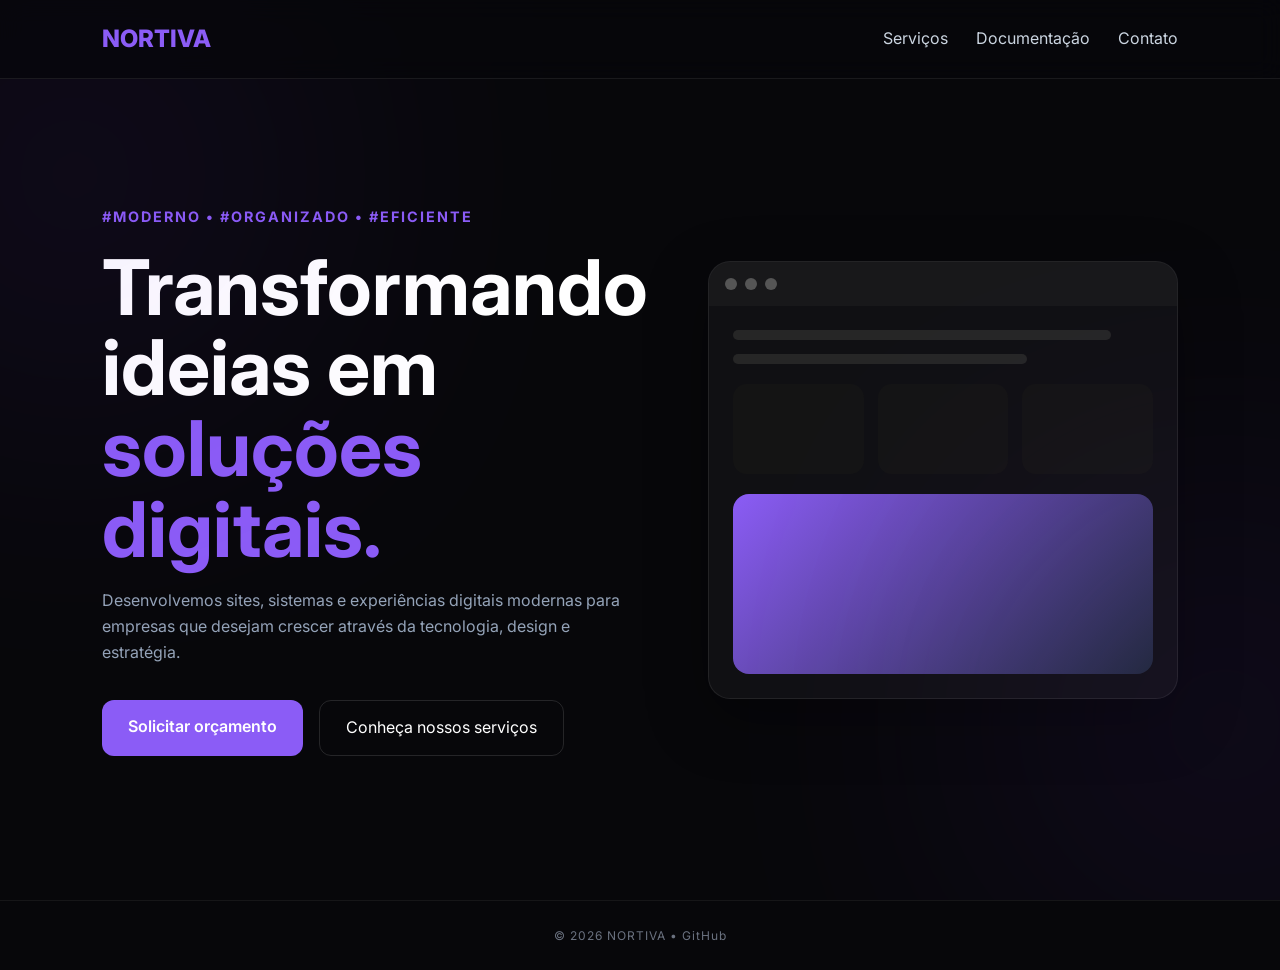
<file: index.html>
<!DOCTYPE html>
<html lang="pt-BR">
<head>
    <meta charset="UTF-8">
    <meta name="viewport" content="width=device-width, initial-scale=1.0">
    <title>Início • Nortiva</title>

    <link rel="stylesheet" href="../css/style.css">

    <link rel="icon" type="images/png" href="../assets/logos/favicon.png">

    <link rel="preconnect" href="https://fonts.googleapis.com">
    <link href="https://fonts.googleapis.com/css2?family=Inter:wght@300;400;500;600;700;800;900&display=swap" rel="stylesheet">
</head>

<body>

<header>

    <a href="../index.html" class="logo">NORTIVA</a>

    <nav>
        <a href="pages/services.html">Serviços</a>
        <a href="pages/documents.html">Documentação</a>
        <a href="pages/contato.html">Contato</a>        
    </nav>

</header>

<main>

<section class="hero">

    <div class="blur blur-1"></div>
    <div class="blur blur-2"></div>

    <div class="hero-text">

        <span class="tag">
            #MODERNO • #ORGANIZADO • #EFICIENTE
        </span>

        <h1>
            Transformando ideias em
            <span>soluções digitais.</span>
        </h1>

        <p>
            Desenvolvemos sites, sistemas e experiências digitais modernas
            para empresas que desejam crescer através da tecnologia,
            design e estratégia.
        </p>

        <div class="hero-buttons">

            <a href="https://api.whatsapp.com/send/?phone=%2B5538998337049&text&type=phone_number&app_absent=0" class="primary">
                Solicitar orçamento
            </a>

            <a href="pages/services.html" class="secondary">
                Conheça nossos serviços
            </a>

        </div>

    </div>

    <div class="hero-card">

        <div class="window">

            <div class="window-top">

                <span></span>
                <span></span>
                <span></span>

            </div>

            <div class="window-content">

                <div class="line w90"></div>
                <div class="line w70"></div>

                <div class="cards">

                    <div class="mini-card"></div>
                    <div class="mini-card"></div>
                    <div class="mini-card"></div>

                </div>

                <div class="graph"></div>

            </div>

        </div>

    </div>

</section>

<footer class="footer-simple">

  © 2026 NORTIVA • 
  <a href="https://github.com/nortiva"  target="_blank">GitHub</a> 
</footer>


</body>
</html>
</file>
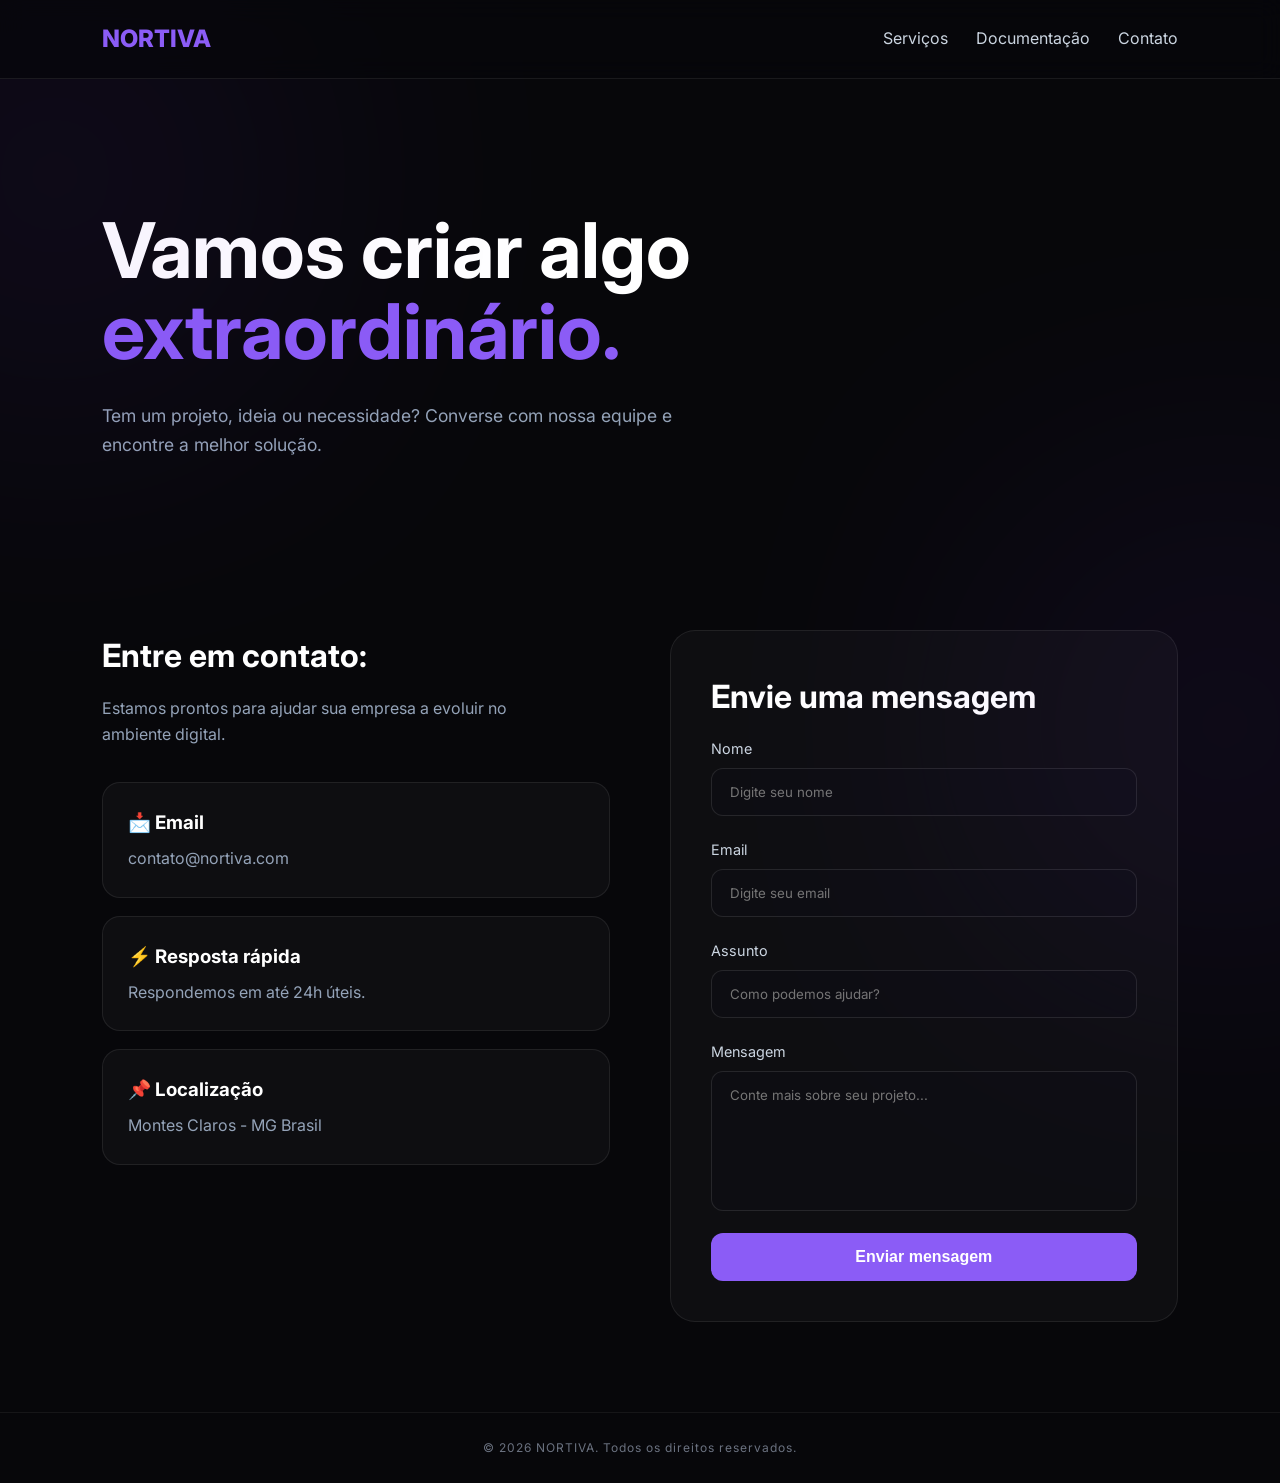
<file: pages/contato.html>
<!DOCTYPE html>
<html lang="pt-BR">
<head>
    <meta charset="UTF-8">
    <meta name="viewport" content="width=device-width, initial-scale=1.0">
    <title>Contato  • Nortiva </title>

    <link rel="stylesheet" href="../css/contato.css">

    <link rel="icon" type="images/png" href="../assets/logos/favicon.png">

    <link rel="preconnect" href="https://fonts.googleapis.com">
    <link href="https://fonts.googleapis.com/css2?family=Inter:wght@300;400;500;600;700;800;900&display=swap" rel="stylesheet">
</head>

<body>

<header>

    <a href="../index.html" class="logo">NORTIVA</a>

    <nav>
        <a href="services.html">Serviços</a>
        <a href="documents.html">Documentação</a>
        <a href="contato.html">Contato</a>        
    </nav>

</header>





<div class="blur blur-1"></div>
<div class="blur blur-2"></div>






<main>


<!-- HERO -->

<section class="contact-hero">




<h1>
Vamos criar algo
<span>extraordinário.</span>
</h1>


<p>
Tem um projeto, ideia ou necessidade?
Converse com nossa equipe e encontre a melhor solução.
</p>


</section>







<!-- CONTACT -->


<section class="contact-container">



<div class="contact-details">


<h2>
Entre em contato:
</h2>


<p>
Estamos prontos para ajudar sua empresa
a evoluir no ambiente digital.
</p>





<div class="contact-card">


<h3>
📩 Email
</h3>

<p>
contato@nortiva.com
</p>


</div>





<div class="contact-card">


<h3>
⚡ Resposta rápida
</h3>

<p>
Respondemos em até 24h úteis.
</p>


</div>






<div class="contact-card">


<h3>
 📌 Localização
</h3>

<p>
Montes Claros - MG Brasil
</p>


</div>




</div>










<div class="form-box">


<h2>
Envie uma mensagem
</h2>


<form>


<div class="form-group">


<label>
Nome
</label>


<input 
type="text"
placeholder="Digite seu nome"
>


</div>





<div class="form-group">


<label>
Email
</label>


<input 
type="email"
placeholder="Digite seu email"
>


</div>






<div class="form-group">


<label>
Assunto
</label>


<input 
type="text"
placeholder="Como podemos ajudar?"
>


</div>







<div class="form-group">


<label>
Mensagem
</label>


<textarea 
placeholder="Conte mais sobre seu projeto..."
></textarea>


</div>





<button>
Enviar mensagem
</button>


</form>


</div>




</section>











</main>








<footer class="footer-simple">

© 2026 NORTIVA. Todos os direitos reservados.

</footer>




</body>

</html>
</file>
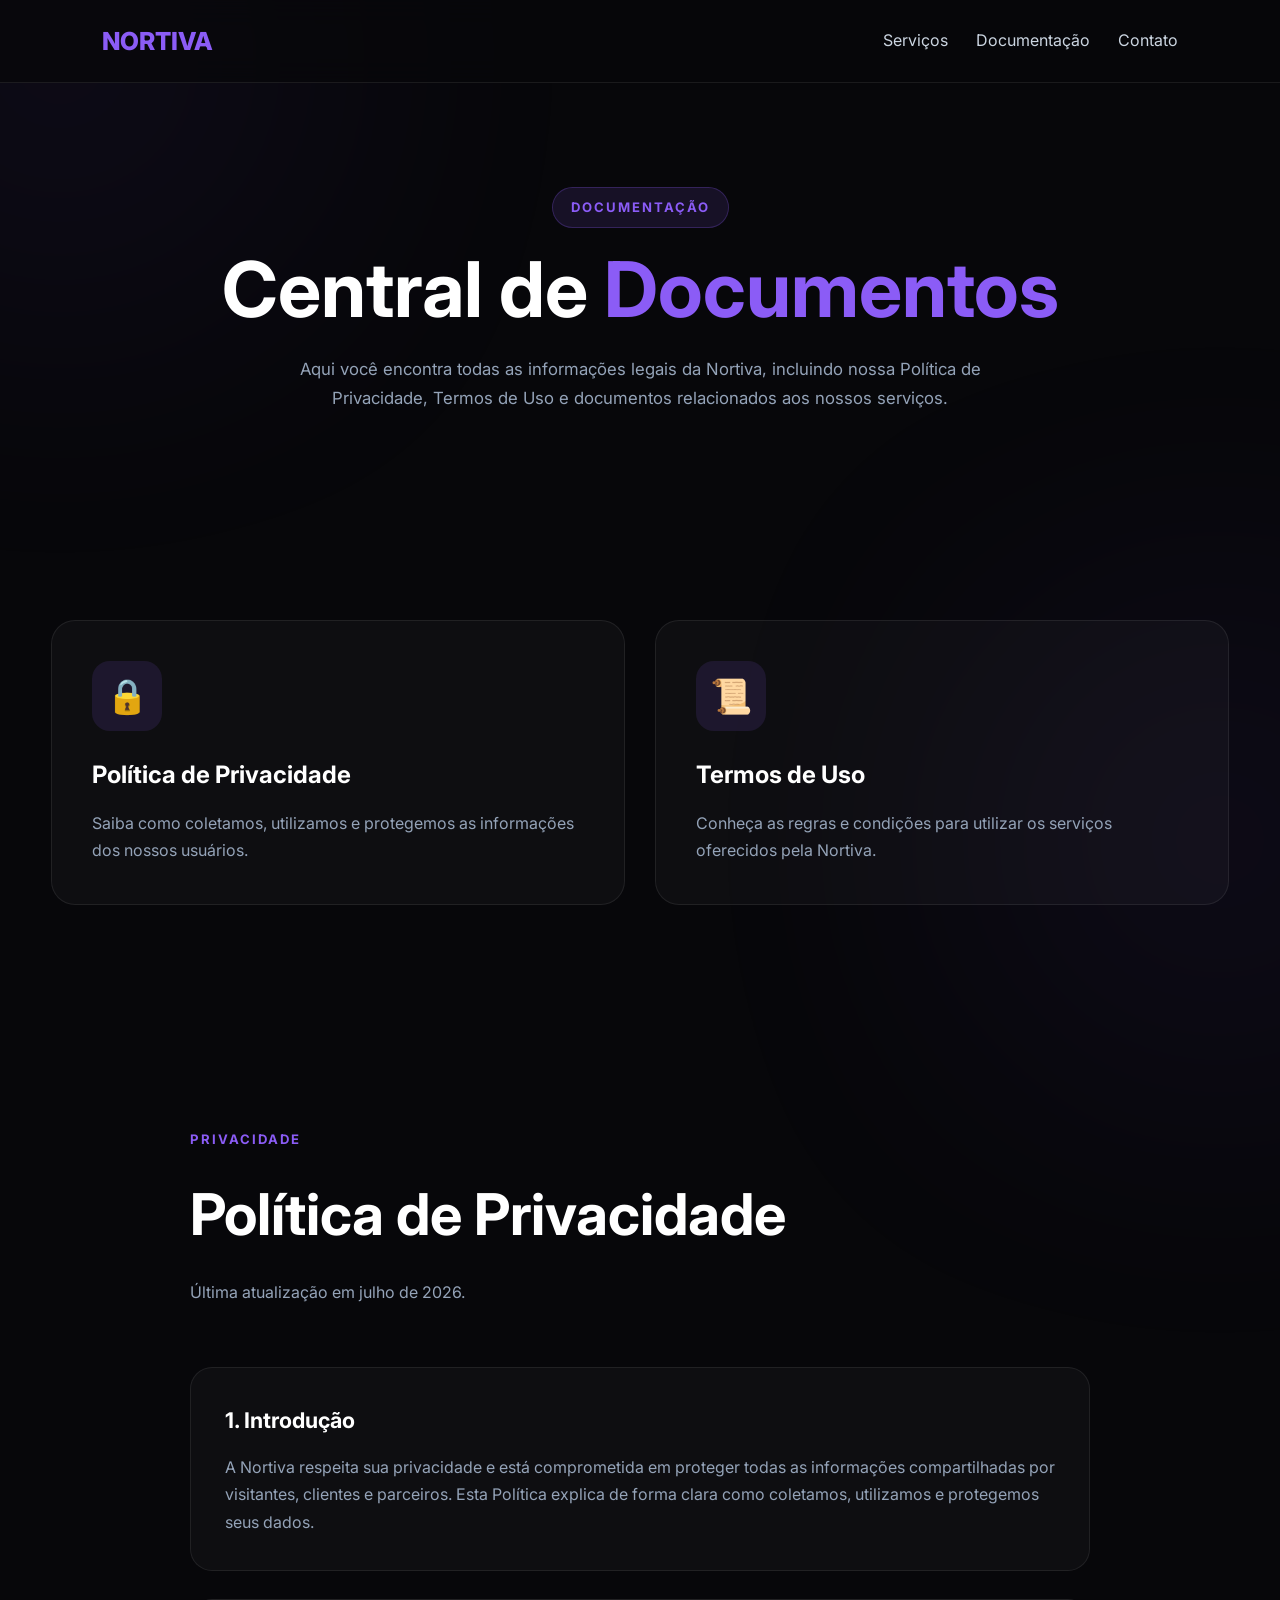
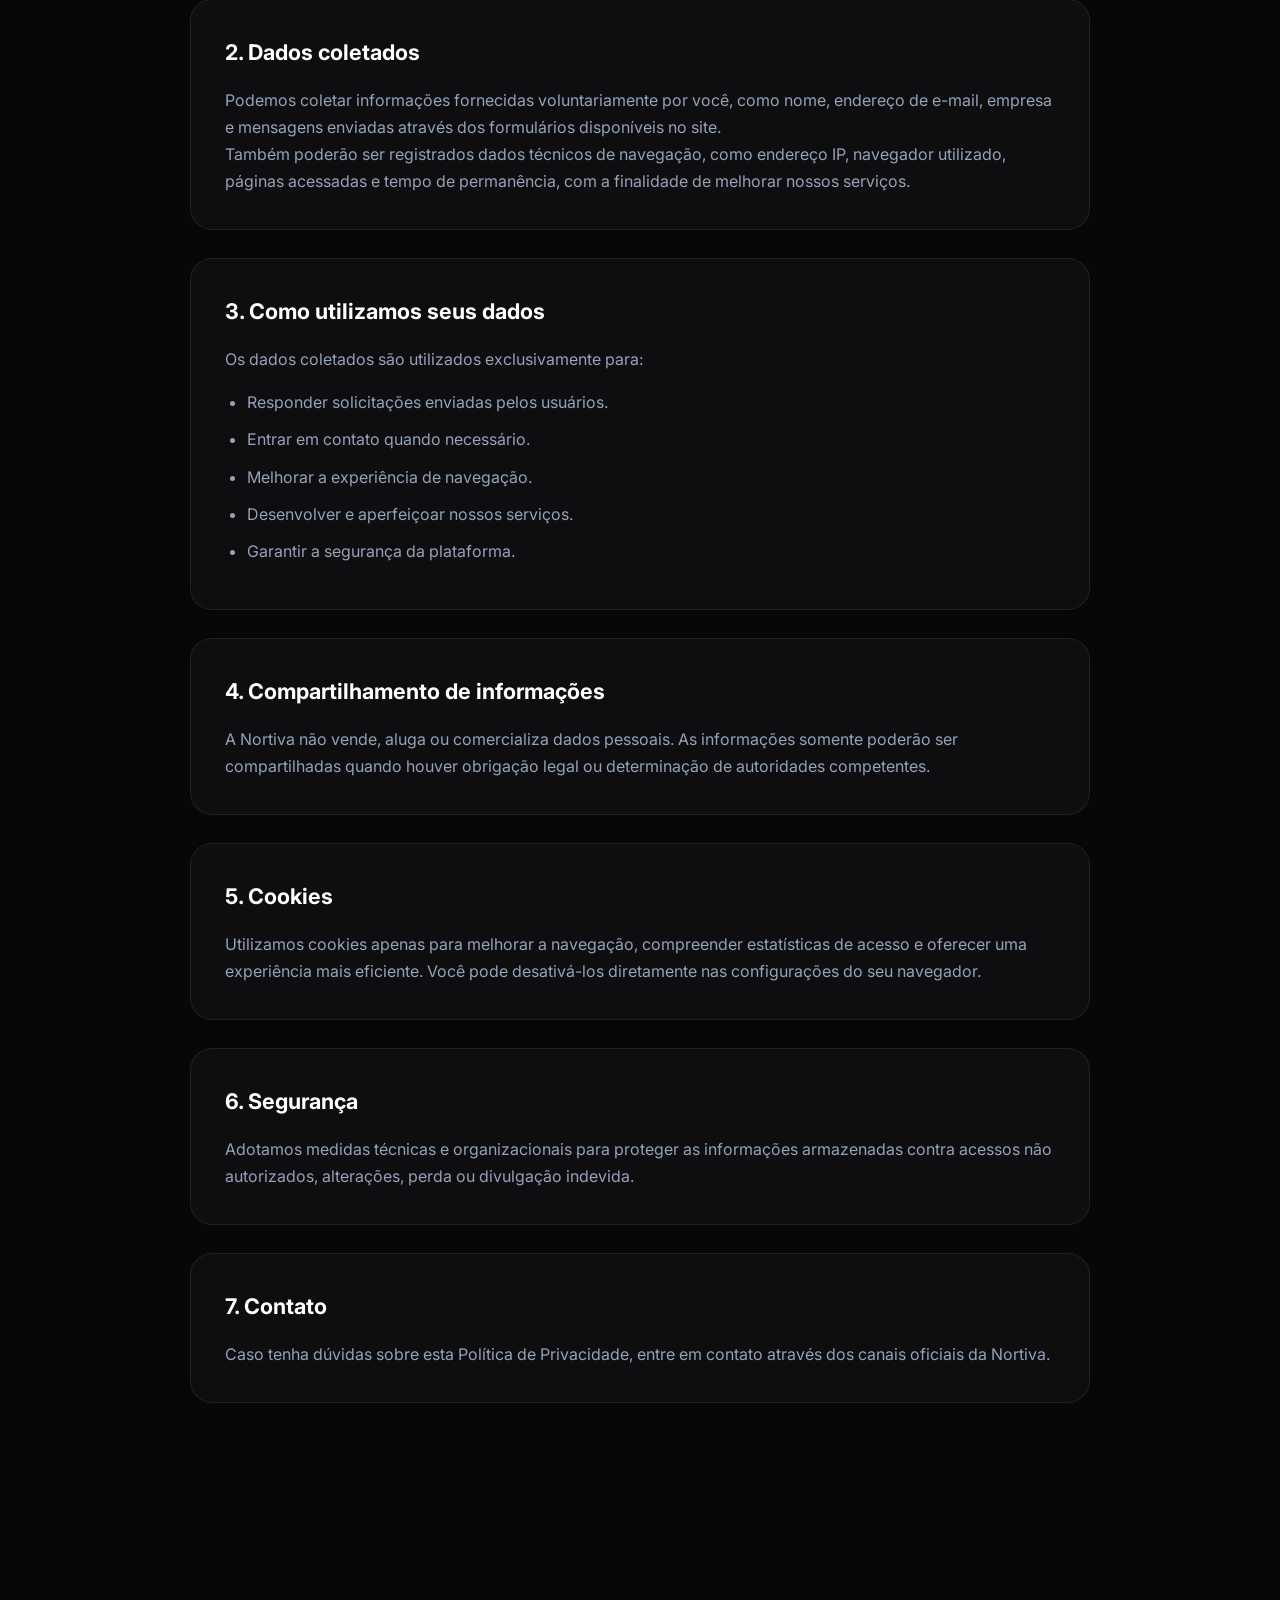
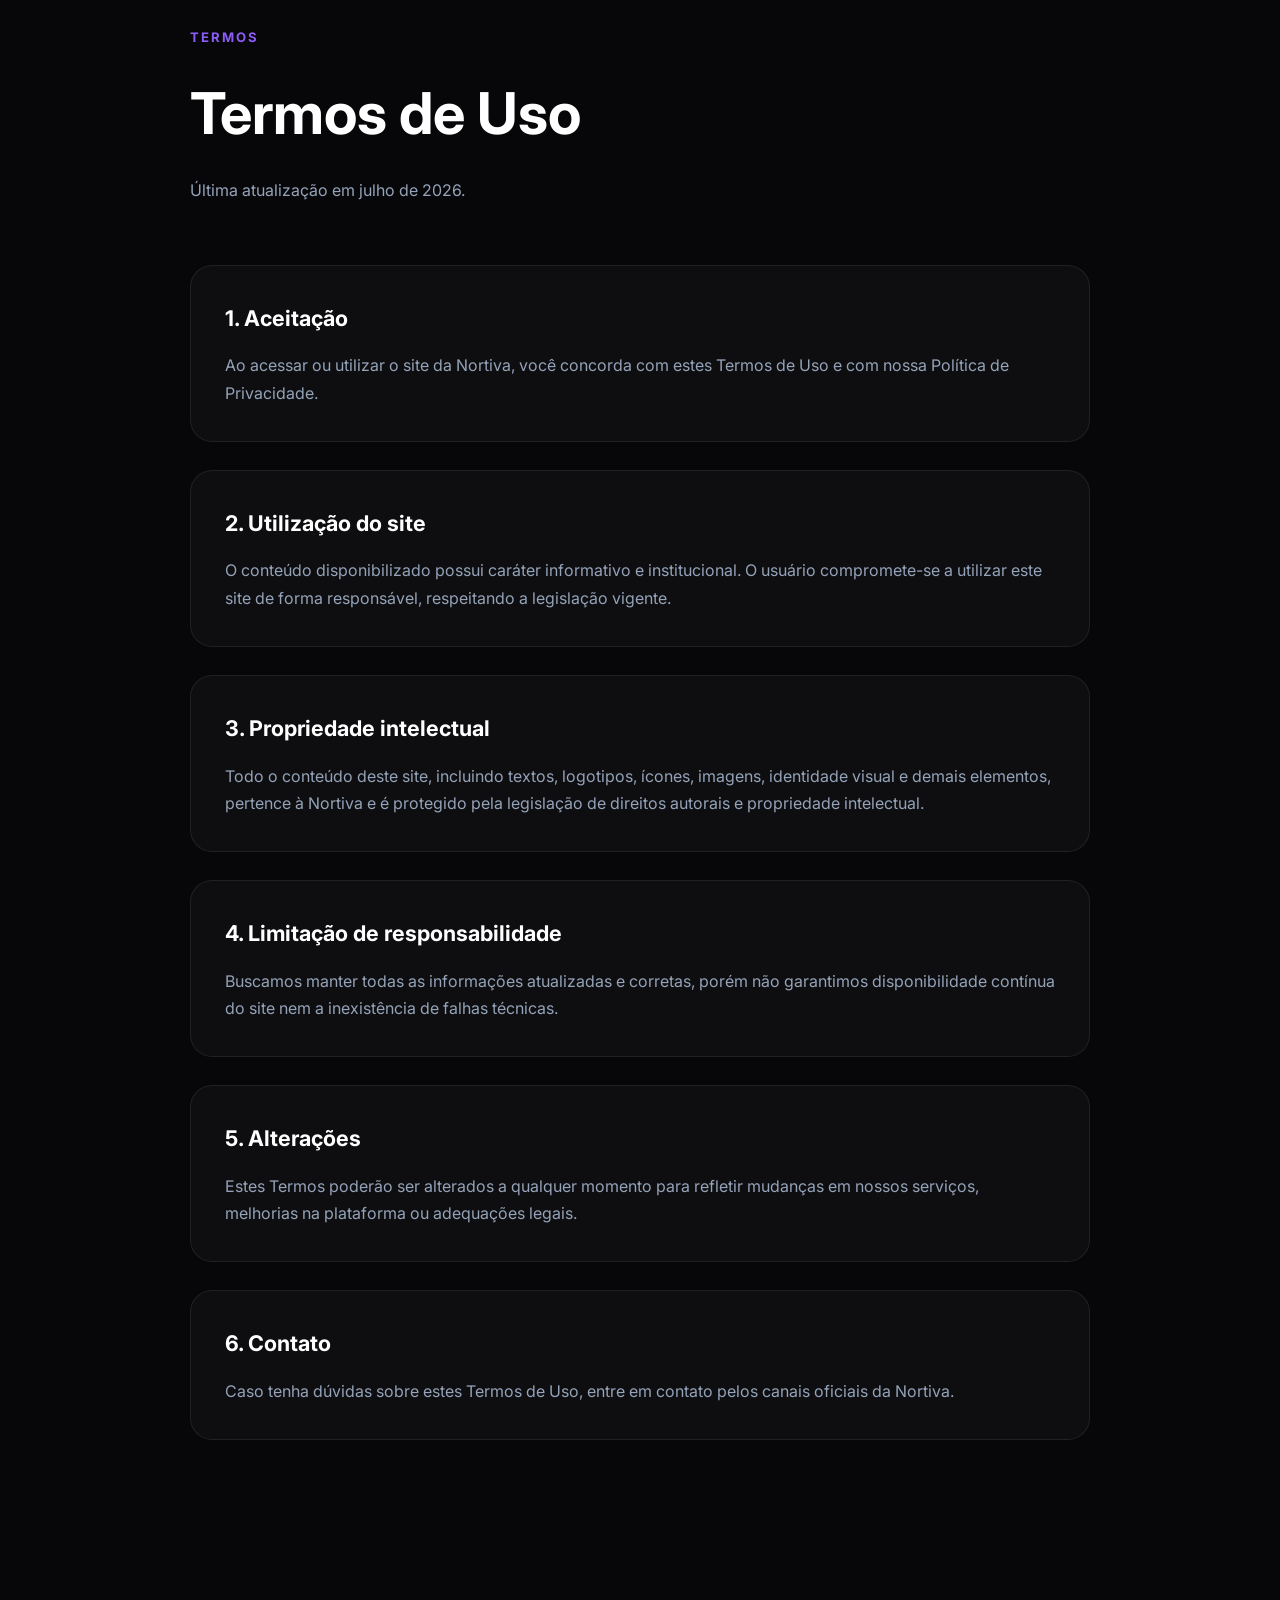
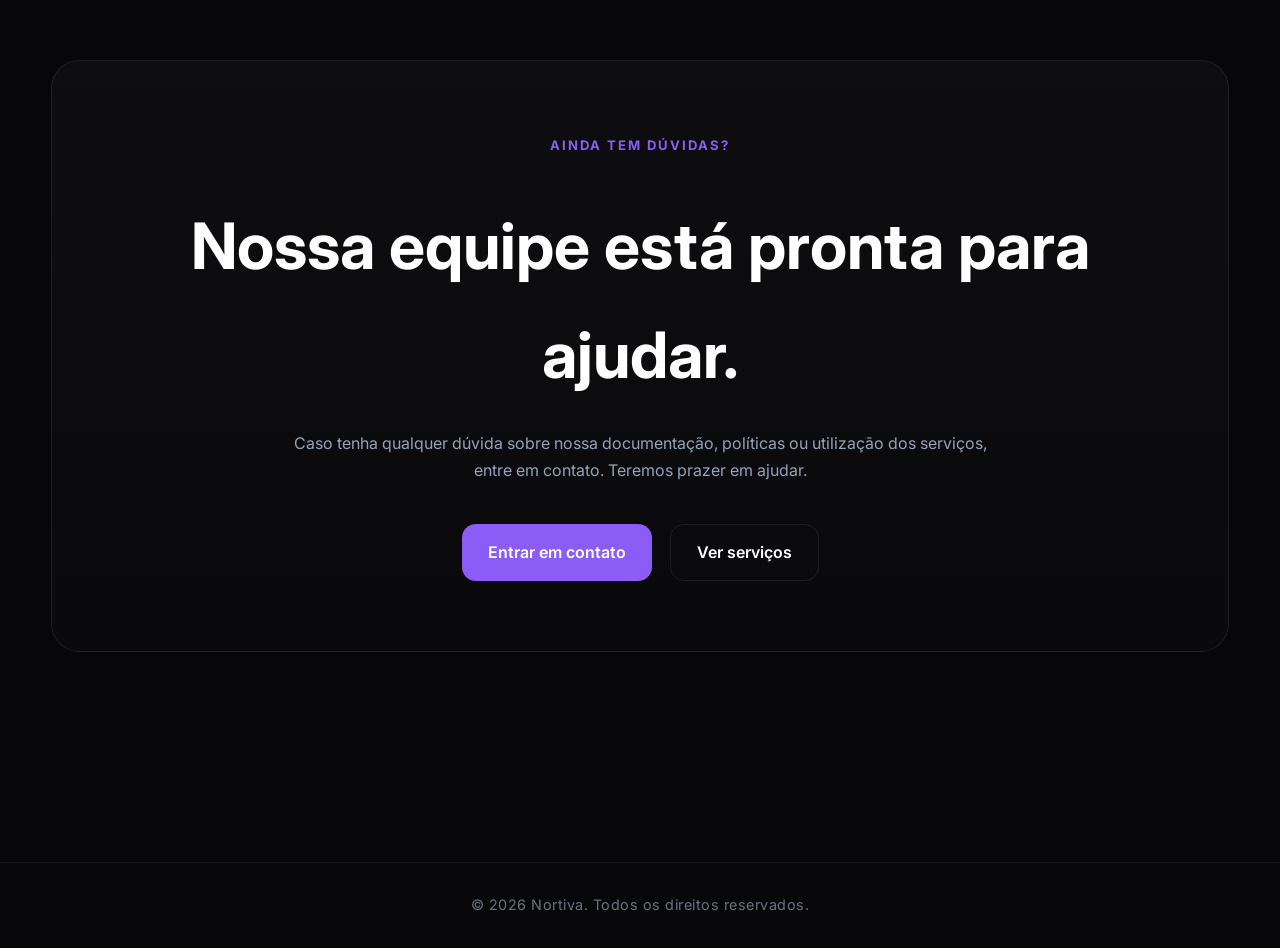
<file: pages/documents.html>
<!DOCTYPE html>
<html lang="pt-BR">

<head>

    <meta charset="UTF-8">
    <meta name="viewport" content="width=device-width, initial-scale=1.0">

    <title>Documentação • Nortiva</title>

    <link rel="icon" type="image/png" href="../assets/logos/favicon.png">

    <link rel="preconnect" href="https://fonts.googleapis.com">
    <link rel="preconnect" href="https://fonts.gstatic.com" crossorigin>

    <link href="https://fonts.googleapis.com/css2?family=Inter:wght@300;400;500;600;700;800&display=swap" rel="stylesheet">

    <link rel="stylesheet" href="../css/documents.css">

</head>

<body>

<header>

    <a href="../index" class="logo">NORTIVA</a>

    <nav>
        <a href="services.html">Serviços</a>
        <a href="documents.html">Documentação</a>
        <a href="contato.html">Contato</a>        
    </nav>

</header>

<div class="blur blur-1"></div>
<div class="blur blur-2"></div>

<main>

<section class="hero">

    <span class="badge">

        DOCUMENTAÇÃO

    </span>

    <h1>

        Central de
        <span>Documentos</span>

    </h1>

    <p>

        Aqui você encontra todas as informações legais da Nortiva,
        incluindo nossa Política de Privacidade, Termos de Uso e
        documentos relacionados aos nossos serviços.

    </p>

</section>

<section class="documents-grid">

    <a href="#privacy" class="document-card">

        <div class="icon">

            🔒

        </div>

        <h2>

            Política de Privacidade

        </h2>

        <p>

            Saiba como coletamos, utilizamos e protegemos
            as informações dos nossos usuários.

        </p>

    </a>

    <a href="#terms" class="document-card">

        <div class="icon">

            📜

        </div>

        <h2>

            Termos de Uso

        </h2>

        <p>

            Conheça as regras e condições para utilizar
            os serviços oferecidos pela Nortiva.

        </p>

    </a>

</section>

<!-- =====================================
     POLÍTICA DE PRIVACIDADE
===================================== -->

<section class="document-section" id="privacy">

    <div class="section-header">

        <span class="section-tag">

            PRIVACIDADE

        </span>

        <h2>

            Política de Privacidade

        </h2>

        <p>

            Última atualização em julho de 2026.

        </p>

    </div>

    <div class="document-content">

        <article>

            <h3>

                1. Introdução

            </h3>

            <p>

                A Nortiva respeita sua privacidade e está comprometida em
                proteger todas as informações compartilhadas por visitantes,
                clientes e parceiros. Esta Política explica de forma clara
                como coletamos, utilizamos e protegemos seus dados.

            </p>

        </article>

        <article>

            <h3>

                2. Dados coletados

            </h3>

            <p>

                Podemos coletar informações fornecidas voluntariamente por
                você, como nome, endereço de e-mail, empresa e mensagens
                enviadas através dos formulários disponíveis no site.

            </p>

            <p>

                Também poderão ser registrados dados técnicos de navegação,
                como endereço IP, navegador utilizado, páginas acessadas e
                tempo de permanência, com a finalidade de melhorar nossos
                serviços.

            </p>

        </article>

        <article>

            <h3>

                3. Como utilizamos seus dados

            </h3>

            <p>

                Os dados coletados são utilizados exclusivamente para:

            </p>

            <ul>

                <li>Responder solicitações enviadas pelos usuários.</li>

                <li>Entrar em contato quando necessário.</li>

                <li>Melhorar a experiência de navegação.</li>

                <li>Desenvolver e aperfeiçoar nossos serviços.</li>

                <li>Garantir a segurança da plataforma.</li>

            </ul>

        </article>

        <article>

            <h3>

                4. Compartilhamento de informações

            </h3>

            <p>

                A Nortiva não vende, aluga ou comercializa dados pessoais.

                As informações somente poderão ser compartilhadas quando
                houver obrigação legal ou determinação de autoridades
                competentes.

            </p>

        </article>

        <article>

            <h3>

                5. Cookies

            </h3>

            <p>

                Utilizamos cookies apenas para melhorar a navegação,
                compreender estatísticas de acesso e oferecer uma experiência
                mais eficiente. Você pode desativá-los diretamente nas
                configurações do seu navegador.

            </p>

        </article>

        <article>

            <h3>

                6. Segurança

            </h3>

            <p>

                Adotamos medidas técnicas e organizacionais para proteger as
                informações armazenadas contra acessos não autorizados,
                alterações, perda ou divulgação indevida.

            </p>

        </article>

        <article>

            <h3>

                7. Contato

            </h3>

            <p>

                Caso tenha dúvidas sobre esta Política de Privacidade,
                entre em contato através dos canais oficiais da Nortiva.

            </p>

        </article>

    </div>

</section>

<!-- =====================================
     TERMOS DE USO
===================================== -->

<section class="document-section" id="terms">

    <div class="section-header">

        <span class="section-tag">

            TERMOS

        </span>

        <h2>

            Termos de Uso

        </h2>

        <p>

            Última atualização em julho de 2026.

        </p>

    </div>

    <div class="document-content">

        <article>

            <h3>

                1. Aceitação

            </h3>

            <p>

                Ao acessar ou utilizar o site da Nortiva, você concorda com
                estes Termos de Uso e com nossa Política de Privacidade.

            </p>

        </article>

        <article>

            <h3>

                2. Utilização do site

            </h3>

            <p>

                O conteúdo disponibilizado possui caráter informativo e
                institucional. O usuário compromete-se a utilizar este site
                de forma responsável, respeitando a legislação vigente.

            </p>

        </article>

        <article>

            <h3>

                3. Propriedade intelectual

            </h3>

            <p>

                Todo o conteúdo deste site, incluindo textos, logotipos,
                ícones, imagens, identidade visual e demais elementos,
                pertence à Nortiva e é protegido pela legislação de direitos
                autorais e propriedade intelectual.

            </p>

        </article>

        <article>

            <h3>

                4. Limitação de responsabilidade

            </h3>

            <p>

                Buscamos manter todas as informações atualizadas e corretas,
                porém não garantimos disponibilidade contínua do site nem a
                inexistência de falhas técnicas.

            </p>

        </article>

        <article>

            <h3>

                5. Alterações

            </h3>

            <p>

                Estes Termos poderão ser alterados a qualquer momento para
                refletir mudanças em nossos serviços, melhorias na plataforma
                ou adequações legais.

            </p>

        </article>

        <article>

            <h3>

                6. Contato

            </h3>

            <p>

                Caso tenha dúvidas sobre estes Termos de Uso, entre em contato
                pelos canais oficiais da Nortiva.

            </p>

        </article>

    </div>

</section>


<!-- =====================================
     CTA
===================================== -->

<section class="cta">

    <div class="cta-content">

        <span class="section-tag">

            AINDA TEM DÚVIDAS?

        </span>

        <h2>

            Nossa equipe está pronta para ajudar.

        </h2>

        <p>

            Caso tenha qualquer dúvida sobre nossa documentação,
            políticas ou utilização dos serviços, entre em contato.
            Teremos prazer em ajudar.

        </p>

        <div class="hero-buttons">

            <a href="../pages/contato.html" class="primary">

                Entrar em contato

            </a>

            <a href="../pages/services.html" class="secondary">

                Ver serviços

            </a>

        </div>

    </div>

</section>

</main>


<!-- =====================================
     FOOTER
===================================== -->

<footer class="footer-simple">

    <p>

        © 2026 Nortiva.
        Todos os direitos reservados.

    </p>

</footer>

</body>

</html>
</file>
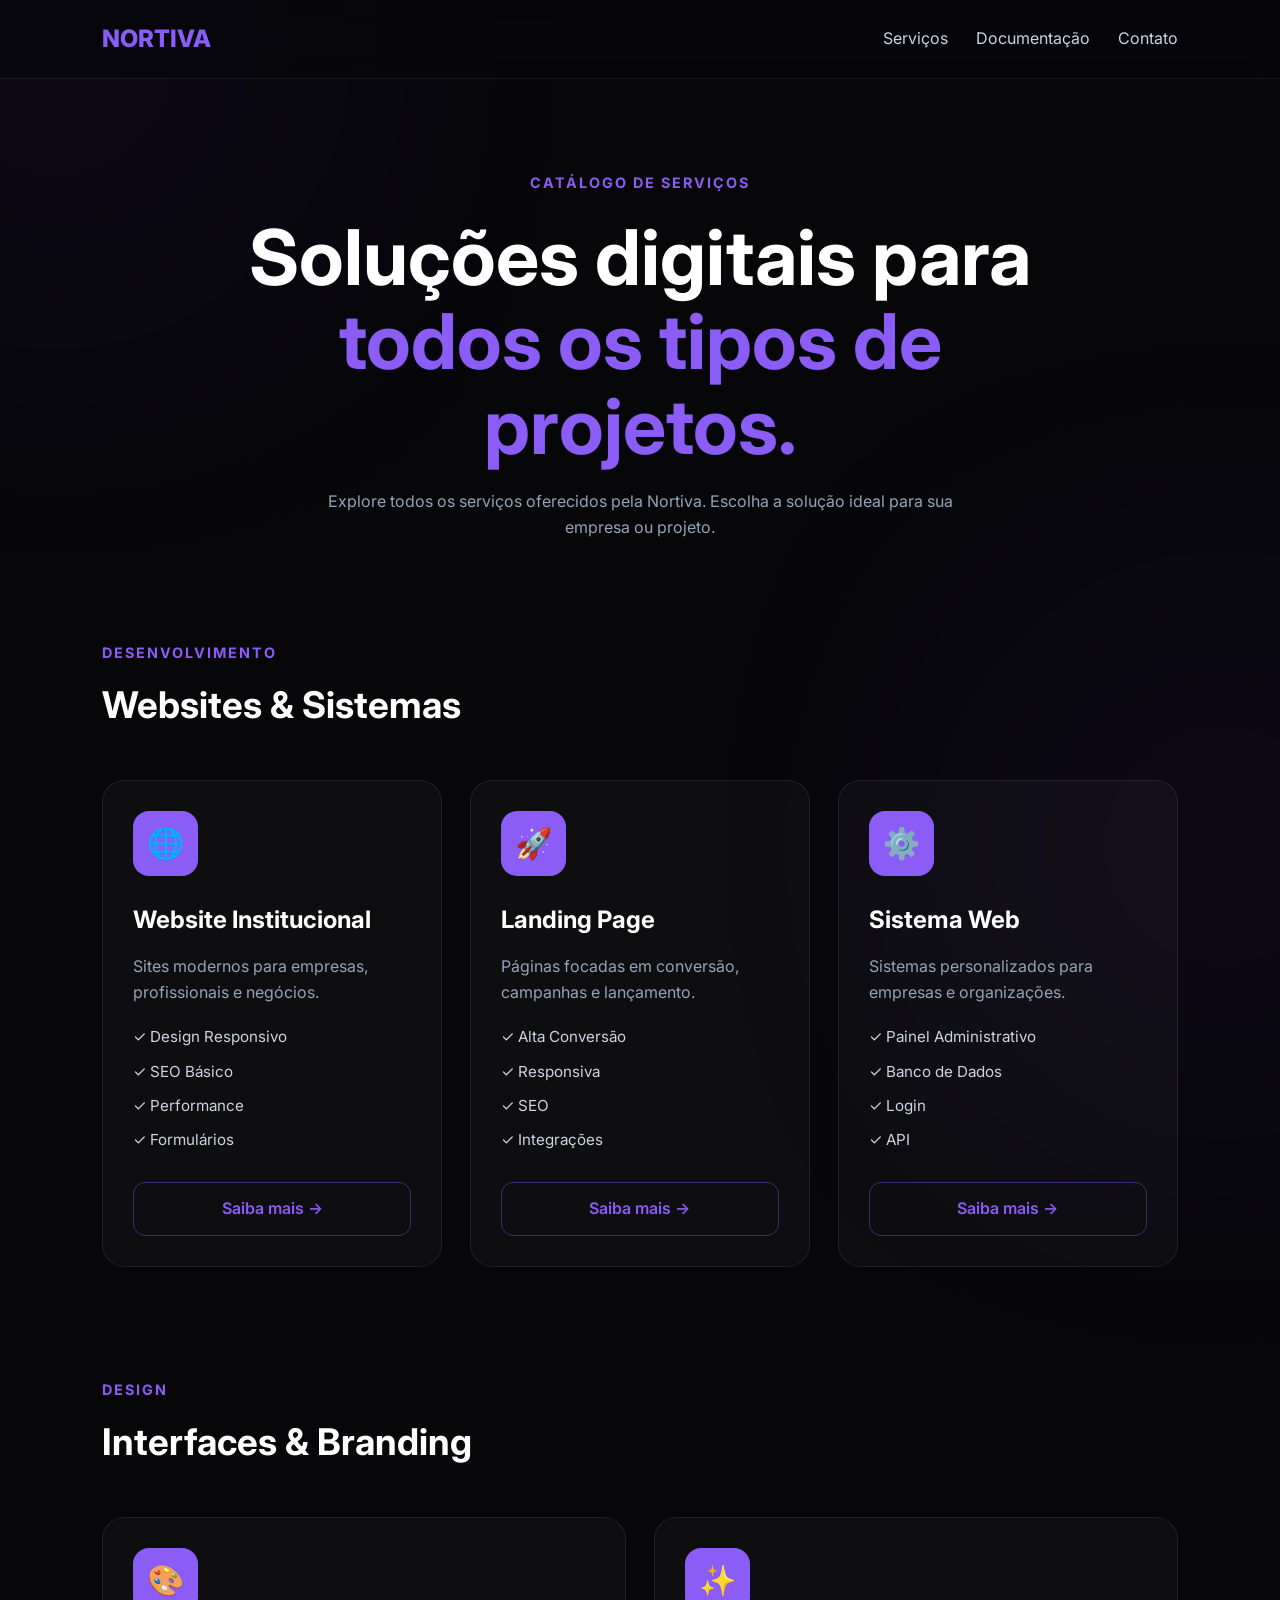
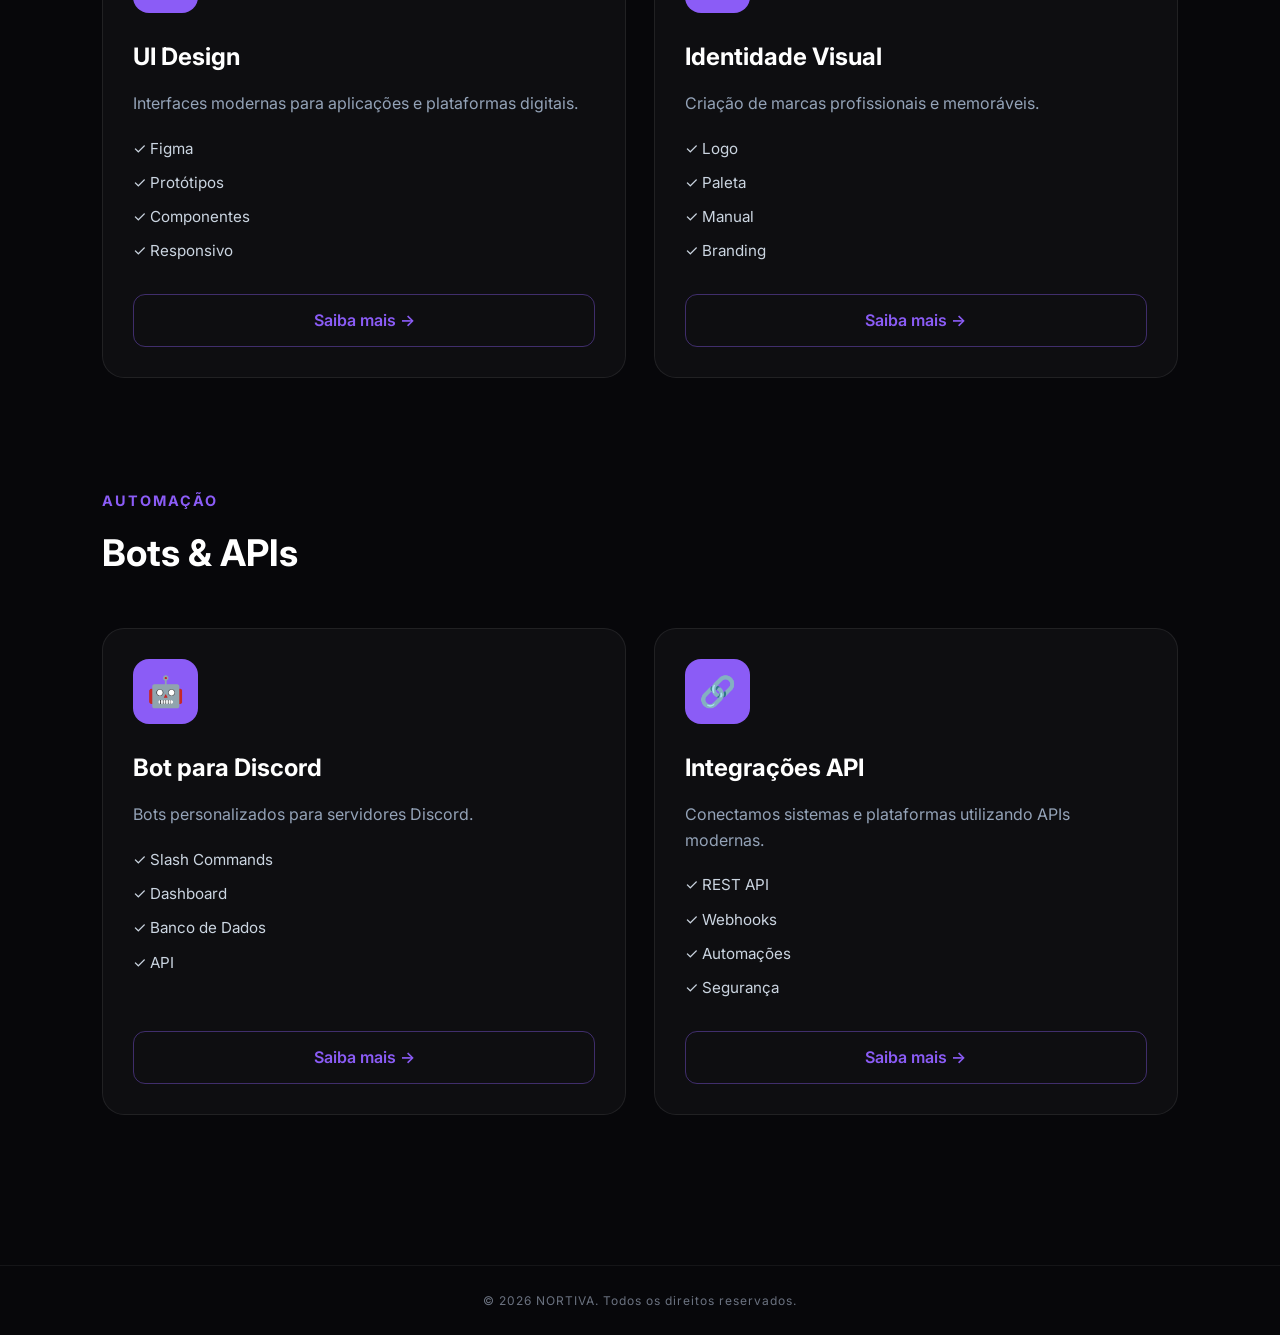
<file: pages/services.html>
<!DOCTYPE html>
<html lang="pt-BR">

<head>

    <meta charset="UTF-8">
    <meta name="viewport" content="width=device-width, initial-scale=1.0">

    <title>Serviços • Nortiva</title>

    <link rel="stylesheet" href="/css/services.css">
    <link rel="icon" type="images/png" href="../assets/logos/favicon.png">
    <link rel="preconnect" href="https://fonts.googleapis.com">

    <link href="https://fonts.googleapis.com/css2?family=Inter:wght@400;500;600;700;800&display=swap" rel="stylesheet">

</head>

<body>

<header>

    <a href="../index" class="logo">NORTIVA</a>

    <nav>
        <a href="services.html">Serviços</a>
        <a href="documents.html">Documentação</a>
        <a href="contato.html">Contato</a>        
    </nav>

</header>

<div class="blur blur-1"></div>
<div class="blur blur-2"></div>

<main>

<section class="hero-services">

    <span class="tag">
        CATÁLOGO DE SERVIÇOS
    </span>

    <h1>
        Soluções digitais para
        <span>todos os tipos de projetos.</span>
    </h1>

    <p>
        Explore todos os serviços oferecidos pela Nortiva.
        Escolha a solução ideal para sua empresa ou projeto.
    </p>

</section>





<!-- ===================================== -->
<!-- DESENVOLVIMENTO -->
<!-- ===================================== -->

<section class="service-category">

    <div class="category-header">

        <span class="section-tag">
            DESENVOLVIMENTO
        </span>

        <h2>
            Websites & Sistemas
        </h2>

    </div>

    <div class="services-grid">

        <article class="service-card">

            <div class="service-icon">
                🌐
            </div>

            <h3>Website Institucional</h3>

            <p>
                Sites modernos para empresas,
                profissionais e negócios.
            </p>

            <ul>

                <li>✓ Design Responsivo</li>
                <li>✓ SEO Básico</li>
                <li>✓ Performance</li>
                <li>✓ Formulários</li>

            </ul>

            <a href="../services/website.html">
                Saiba mais →
            </a>

        </article>



        <article class="service-card">

            <div class="service-icon">
                🚀
            </div>

            <h3>Landing Page</h3>

            <p>
                Páginas focadas em conversão,
                campanhas e lançamento.
            </p>

            <ul>

                <li>✓ Alta Conversão</li>
                <li>✓ Responsiva</li>
                <li>✓ SEO</li>
                <li>✓ Integrações</li>

            </ul>

            <a href="../services/legacy.html">
                Saiba mais →
            </a>

        </article>



        <article class="service-card">

            <div class="service-icon">
                ⚙️
            </div>

            <h3>Sistema Web</h3>

            <p>
                Sistemas personalizados para
                empresas e organizações.
            </p>

            <ul>

                <li>✓ Painel Administrativo</li>
                <li>✓ Banco de Dados</li>
                <li>✓ Login</li>
                <li>✓ API</li>

            </ul>

            <a href="../services/legacy.html">
                Saiba mais →
            </a>

        </article>

    </div>

</section>





<!-- ===================================== -->
<!-- DESIGN -->
<!-- ===================================== -->

<section class="service-category">

    <div class="category-header">

        <span class="section-tag">
            DESIGN
        </span>

        <h2>
            Interfaces & Branding
        </h2>

    </div>

    <div class="services-grid">

        <article class="service-card">

            <div class="service-icon">
                🎨
            </div>

            <h3>UI Design</h3>

            <p>
                Interfaces modernas para aplicações
                e plataformas digitais.
            </p>

            <ul>

                <li>✓ Figma</li>
                <li>✓ Protótipos</li>
                <li>✓ Componentes</li>
                <li>✓ Responsivo</li>

            </ul>

            <a href="../services/uidesign.html">
                Saiba mais →
            </a>

        </article>



        <article class="service-card">

            <div class="service-icon">
                ✨
            </div>

            <h3>Identidade Visual</h3>

            <p>
                Criação de marcas profissionais
                e memoráveis.
            </p>

            <ul>

                <li>✓ Logo</li>
                <li>✓ Paleta</li>
                <li>✓ Manual</li>
                <li>✓ Branding</li>

            </ul>

            <a href="../services/visual.html">
                Saiba mais →
            </a>

        </article>

    </div>

</section>






<!-- ===================================== -->
<!-- AUTOMAÇÃO -->
<!-- ===================================== -->

<section class="service-category">

    <div class="category-header">

        <span class="section-tag">
            AUTOMAÇÃO
        </span>

        <h2>
            Bots & APIs
        </h2>

    </div>

    <div class="services-grid">

        <article class="service-card">

            <div class="service-icon">
                🤖
            </div>

            <h3>Bot para Discord</h3>

            <p>
                Bots personalizados para
                servidores Discord.
            </p>

            <ul>

                <li>✓ Slash Commands</li>
                <li>✓ Dashboard</li>
                <li>✓ Banco de Dados</li>
                <li>✓ API</li>

            </ul>

            <a href="../services/bots.html">
                Saiba mais →
            </a>

        </article>



        <article class="service-card">

            <div class="service-icon">
                🔗
            </div>

            <h3>Integrações API</h3>

            <p>
                Conectamos sistemas e plataformas
                utilizando APIs modernas.
            </p>

            <ul>

                <li>✓ REST API</li>
                <li>✓ Webhooks</li>
                <li>✓ Automações</li>
                <li>✓ Segurança</li>

            </ul>

            <a href="../services/legacy.html">
                Saiba mais →
            </a>

        </article>

    </div>

</section>





<footer class="footer-simple">

    © 2026 NORTIVA. Todos os direitos reservados.

</footer>

</main>

</body>

</html>
</file>
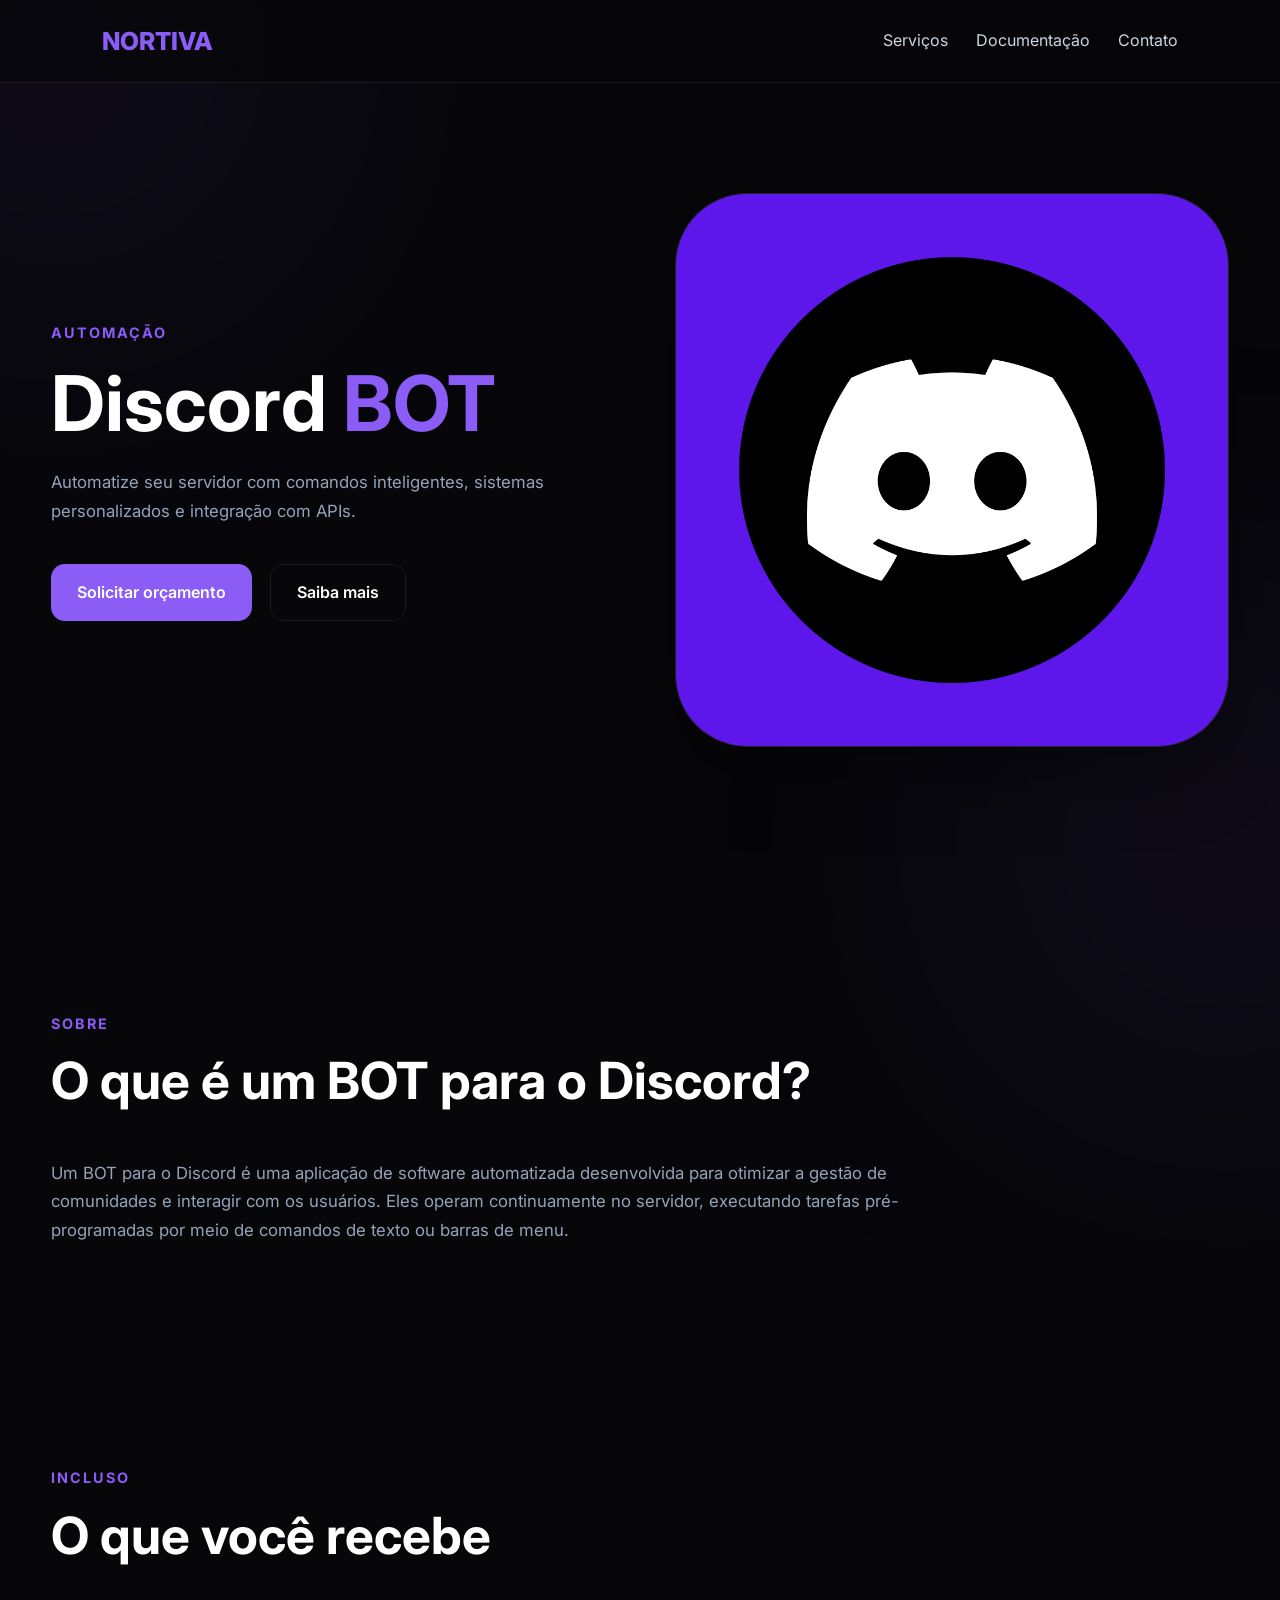
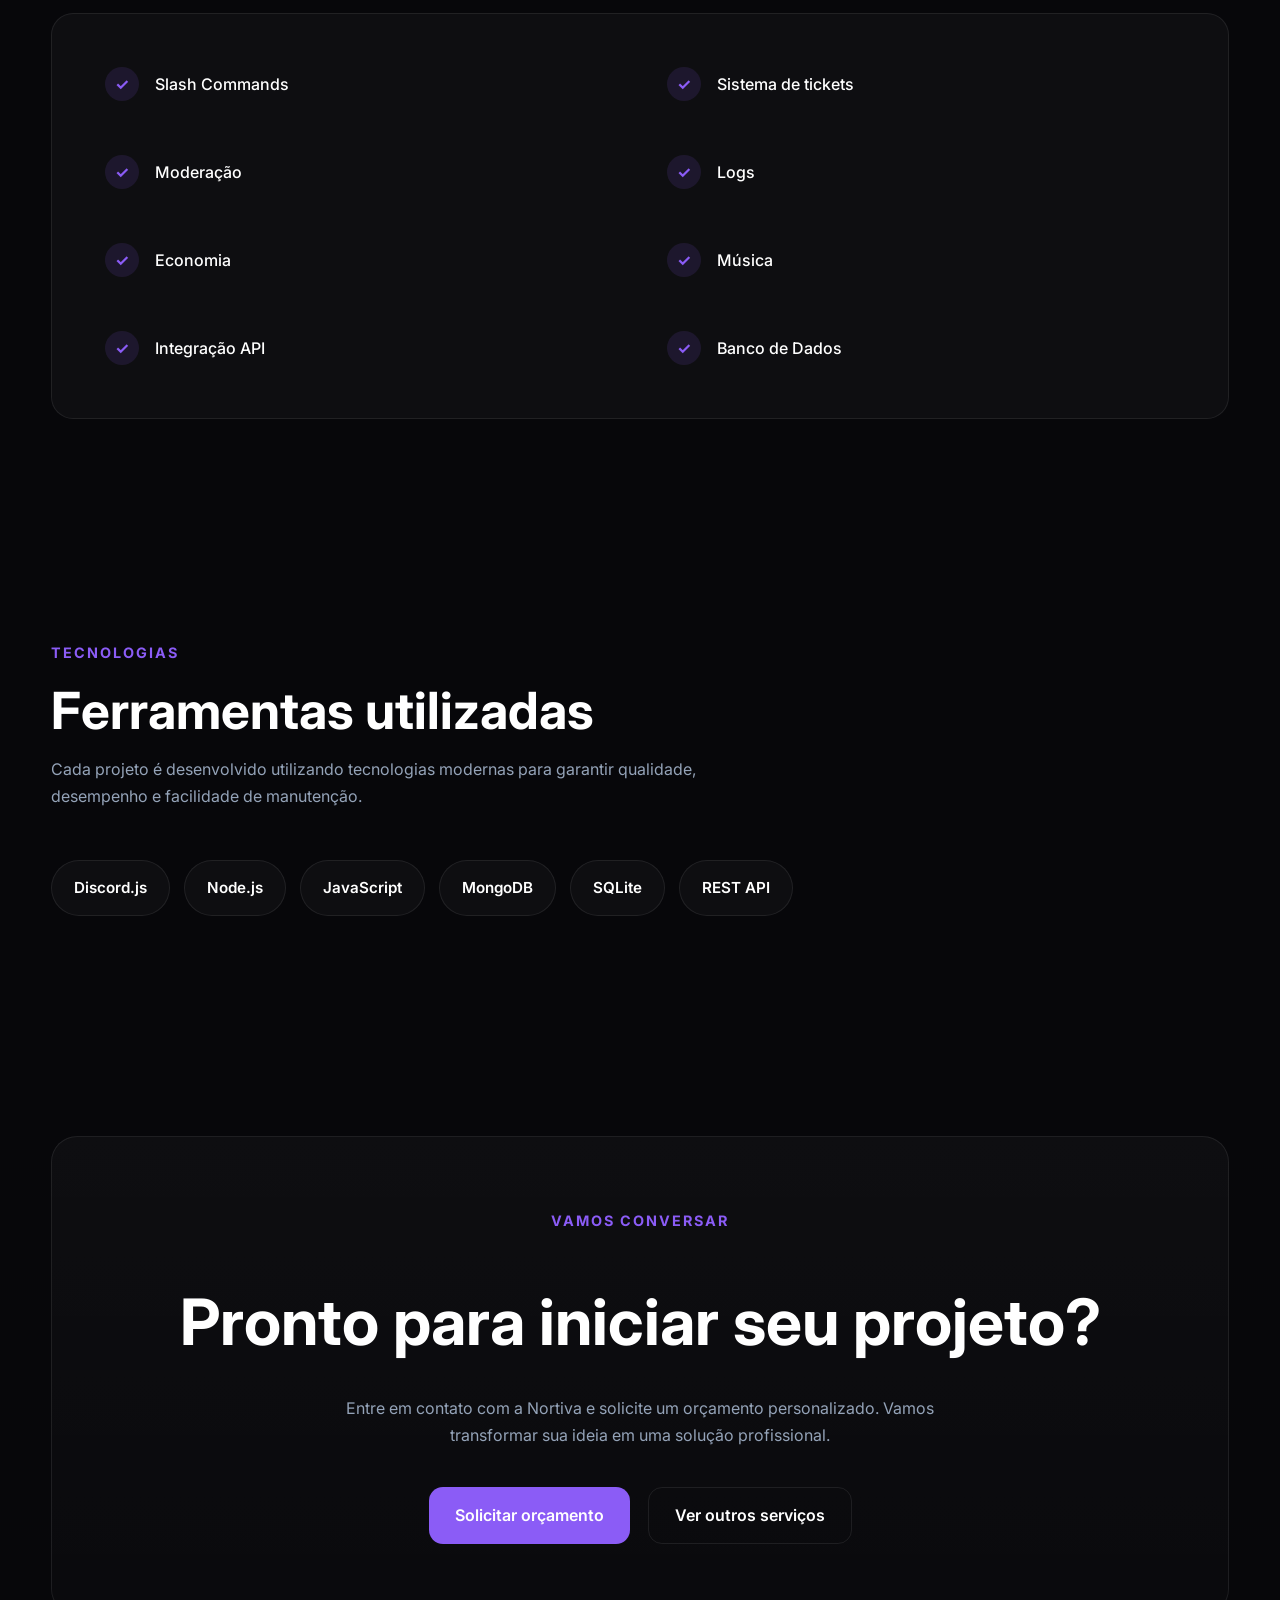
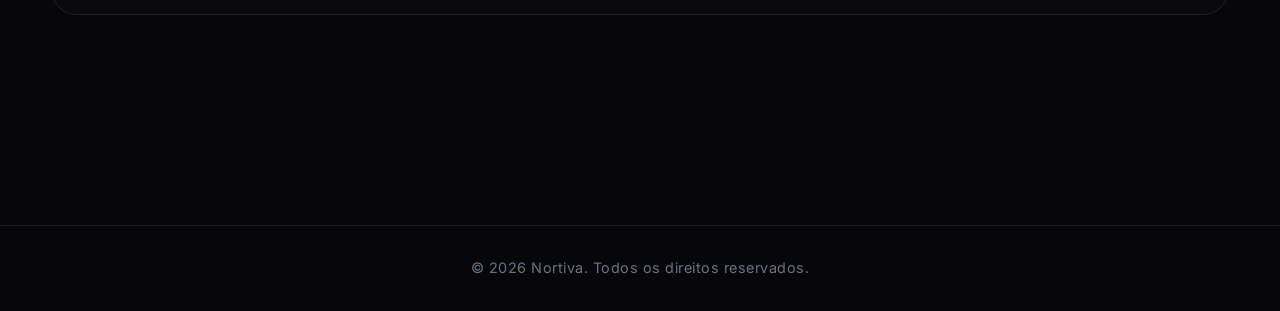
<file: services/bots.html>
<!DOCTYPE html>
<html lang="pt-BR">

<head>

    <meta charset="UTF-8">
    <meta name="viewport" content="width=device-width, initial-scale=1.0">

    <!-- =====================================
         ALTERE O TÍTULO DA PÁGINA
    ====================================== -->

    <title>Discord BOT • Nortiva</title>

    <link rel="stylesheet" href="../css/global.css">
    <link rel="icon" type="images/png" href="../assets/logos/favicon.png">
    <link rel="preconnect" href="https://fonts.googleapis.com">
    <link rel="preconnect" href="https://fonts.gstatic.com" crossorigin>
    <link href="https://fonts.googleapis.com/css2?family=Inter:wght@400;500;600;700;800&display=swap" rel="stylesheet">

</head>

<body>

<!-- =====================================
     HEADER
===================================== -->

<header>

    <a href="../index.html" class="logo">NORTIVA</a>

    <nav>
        <a href="../pages/services.html">Serviços</a>
        <a href="../pages/documents.html">Documentação</a>
        <a href="../pages/contato.html">Contato</a>        
    </nav>

</header>

<!-- Blur -->

<div class="blur blur-1"></div>
<div class="blur blur-2"></div>

<main>

<!-- =====================================
     HERO
===================================== -->

<section class="hero">

    <!-- =====================================
         INFORMAÇÕES DO SERVIÇO
    ====================================== -->

    <div class="hero-content">

        <!-- ALTERAR -->

        <span class="tag">

            AUTOMAÇÃO

        </span>

        <!-- ALTERAR -->

        <h1>

            Discord
            <span>BOT</span>

        </h1>

        <!-- ALTERAR -->

        <p>

        Automatize seu servidor com comandos inteligentes, 
        sistemas personalizados e integração com APIs.

        </p>

        <div class="hero-buttons">

            <a href="../pages/contato.html" class="primary">

                Solicitar orçamento

            </a>

            <a href="#about" class="secondary">

                Saiba mais

            </a>

        </div>

    </div>

    <!-- =====================================
         IMAGEM DO SERVIÇO

         Apenas altere o src.
    ====================================== -->

    <div class="hero-image">

        <img

            src="../assets/services/bots.png"

            alt="Discord BOT"

        >

    </div>

</section>

<!-- =====================================
     SOBRE O SERVIÇO
===================================== -->

<section
class="about-service"
id="about">

    <div class="section-header">

        <span class="section-tag">

            SOBRE

        </span>

        <!-- ALTERAR -->

        <h2>

            O que é um BOT para o Discord?

        </h2>

    </div>

    <!-- ALTERAR -->

    <p>

    Um BOT para o Discord é uma aplicação de software automatizada 
    desenvolvida para otimizar a gestão de comunidades e interagir com os usuários. 
    Eles operam continuamente no servidor, executando tarefas pré-programadas por meio de comandos
    de texto ou barras de menu.

    </p>

</section>

<!-- =====================================
     O QUE ESTÁ INCLUSO
===================================== -->

<section class="includes">

    <div class="section-header">

        <span class="section-tag">

            INCLUSO

        </span>

        <h2>

            O que você recebe

        </h2>

    </div>

    <div class="includes-box">

        <!--
            Basta copiar um item
            para adicionar outro.
        -->

        <div class="include-item">

            <span>✓</span>

            <p>

                Slash Commands

            </p>

        </div>

        <div class="include-item">

            <span>✓</span>

            <p>

                Sistema de tickets

            </p>

        </div>

        <div class="include-item">

            <span>✓</span>

            <p>

                Moderação

            </p>

        </div>

        <div class="include-item">

            <span>✓</span>

            <p>

                Logs

            </p>

        </div>

        <div class="include-item">

            <span>✓</span>

            <p>

                Economia

            </p>

        </div>

        <div class="include-item">

            <span>✓</span>

            <p>

                Música

            </p>

        </div>

        <div class="include-item">

            <span>✓</span>

            <p>

                Integração API

            </p>

        </div>

        <div class="include-item">

            <span>✓</span>

            <p>

                Banco de Dados

            </p>

        </div>

    </div>

</section>

<!-- =====================================
     TECNOLOGIAS
===================================== -->

<section class="technologies">

    <div class="section-header">

        <span class="section-tag">

            TECNOLOGIAS

        </span>

        <h2>

            Ferramentas utilizadas

        </h2>

        <p>

            Cada projeto é desenvolvido utilizando
            tecnologias modernas para garantir qualidade,
            desempenho e facilidade de manutenção.

        </p>

    </div>

    <!--
        Basta adicionar ou remover
        uma tecnologia.
    -->

    <div class="tech-grid">

        <div class="tech-item">

            Discord.js

        </div>

        <div class="tech-item">

            Node.js

        </div>

        <div class="tech-item">

            JavaScript

        </div>

        <div class="tech-item">

            MongoDB

        </div>

        <div class="tech-item">

            SQLite

        </div>

        <div class="tech-item">

            REST API

        </div>

    </div>

</section>

<!-- =====================================
     CTA
===================================== -->

<section class="cta">

    <div class="cta-content">

        <span class="section-tag">

            VAMOS CONVERSAR

        </span>

        <!-- ALTERAR -->

        <h2>

            Pronto para iniciar seu projeto?

        </h2>

        <!-- ALTERAR -->

        <p>

            Entre em contato com a Nortiva e
            solicite um orçamento personalizado.
            Vamos transformar sua ideia em uma
            solução profissional.

        </p>

        <div class="hero-buttons">

            <a href="../pages/contato.html" class="primary">

                Solicitar orçamento

            </a>

            <a href="../pages/services.html" class="secondary">

                Ver outros serviços

            </a>

        </div>

    </div>

</section>

</main>

<!-- =====================================
     FOOTER
===================================== -->

<footer class="footer-simple">

    <p>

        © 2026 Nortiva.
        Todos os direitos reservados.

    </p>

</footer>

</body>

</html>
</file>
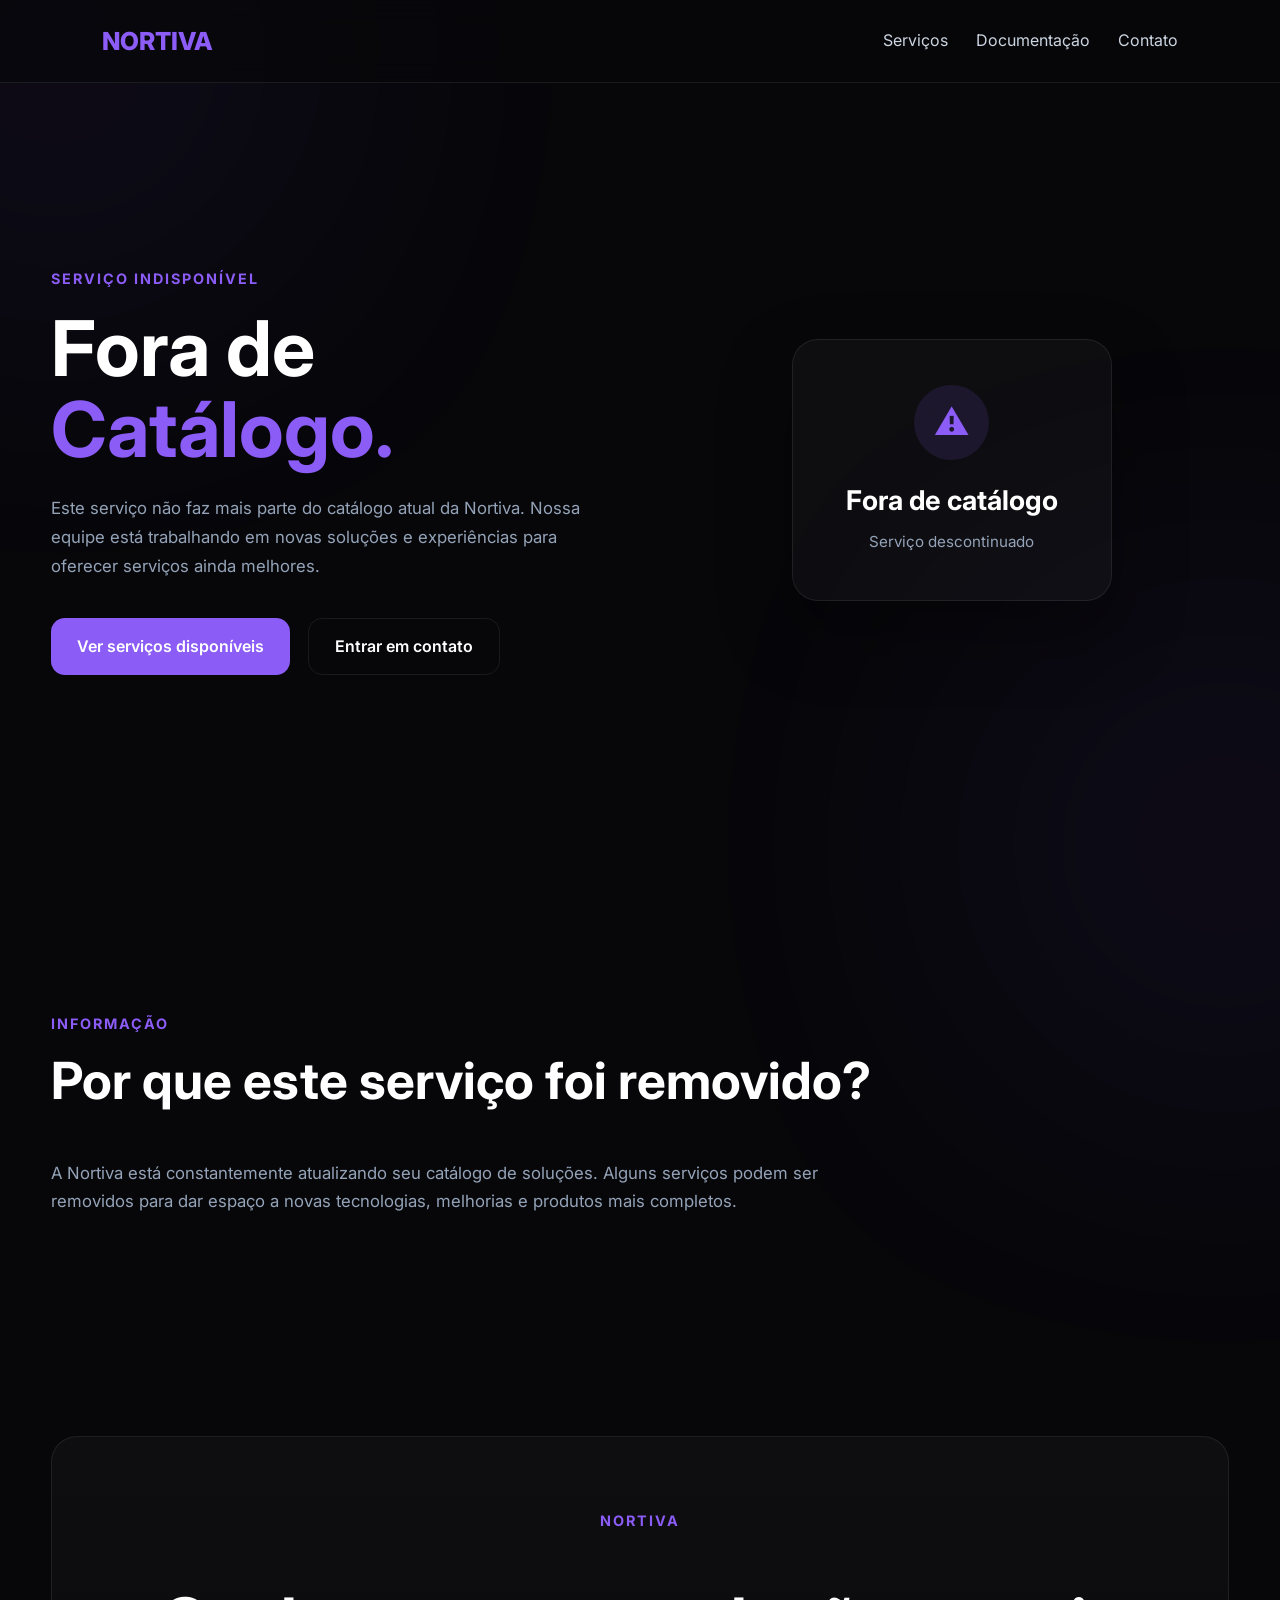
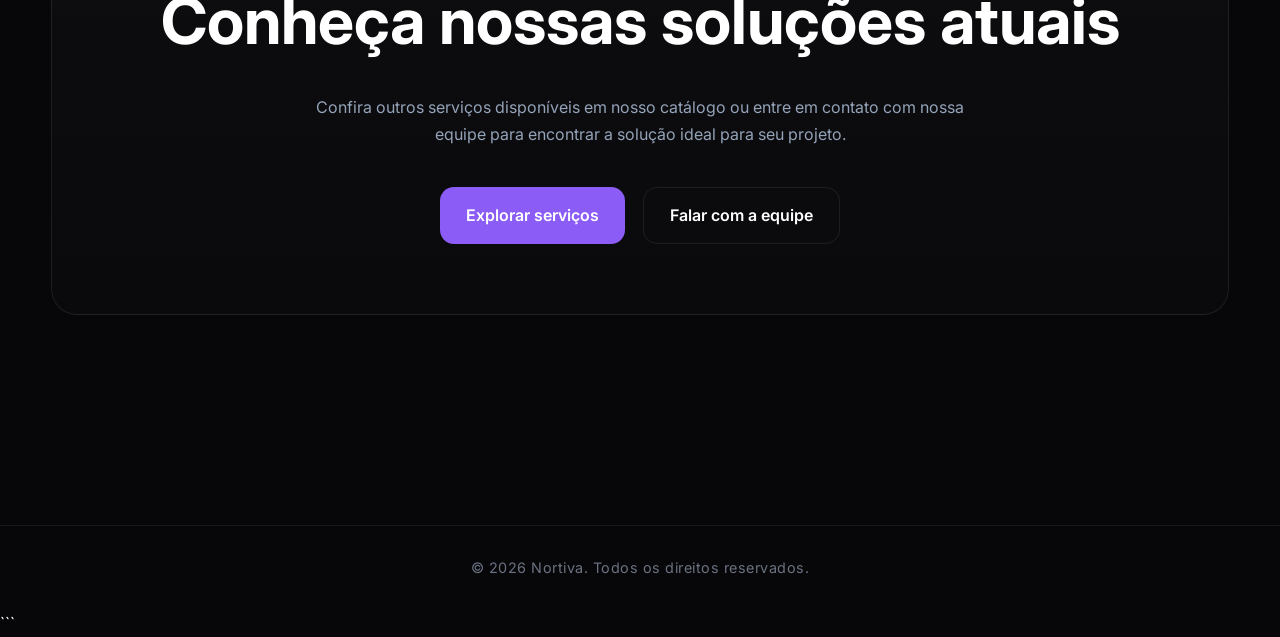
<file: services/legacy.html>
<!DOCTYPE html>
<html lang="pt-BR">

<head>

    <meta charset="UTF-8">
    <meta name="viewport" content="width=device-width, initial-scale=1.0">

    <title>Indisponível • Nortiva</title>

    <link rel="preconnect" href="https://fonts.googleapis.com">
    <link rel="preconnect" href="https://fonts.gstatic.com" crossorigin>
    <link rel="icon" type="image/png" href="../assets/logos/favicon.png">
    <link href="https://fonts.googleapis.com/css2?family=Inter:wght@300;400;500;600;700;800&display=swap" rel="stylesheet">

    <link rel="stylesheet" href="../css/global.css">
</head>

</head>


<body>


<header>

    <a href="../index.html" class="logo">NORTIVA</a>

    <nav>
        <a href="../pages/services.html">Serviços</a>
        <a href="../pages/documents.html">Documentação</a>
        <a href="../pages/contato.html">Contato</a>        
    </nav>

</header>


<div class="blur blur-1"></div>
<div class="blur blur-2"></div>



<main>


<section class="hero">


<div class="hero-content">


<span class="tag">

    SERVIÇO INDISPONÍVEL

</span>



<h1>
    Fora de
    <span>Catálogo.</span>
</h1>



<p>

    Este serviço não faz mais parte do catálogo atual da Nortiva.
    Nossa equipe está trabalhando em novas soluções e experiências
    para oferecer serviços ainda melhores.

</p>



<div class="hero-buttons">


<a href="../pages/services.html" class="primary">

    Ver serviços disponíveis

</a>



<a href="../pages/contato.html" class="secondary">

    Entrar em contato

</a>


</div>


</div>




<div class="hero-image unavailable">


<div class="status-card">


<span>

    ⚠

</span>


<h3>

    Fora de catálogo

</h3>


<p>

    Serviço descontinuado

</p>



</div>


</div>


</section>





<section class="about-service">


<div class="section-header">


<span class="section-tag">

    INFORMAÇÃO

</span>



<h2>

    Por que este serviço foi removido?

</h2>


</div>



<p>

A Nortiva está constantemente atualizando seu catálogo de soluções.
Alguns serviços podem ser removidos para dar espaço a novas tecnologias,
melhorias e produtos mais completos.

</p>



</section>





<section class="cta">


<div class="cta-content">


<span class="section-tag">

    NORTIVA

</span>



<h2>

    Conheça nossas soluções atuais

</h2>



<p>

Confira outros serviços disponíveis em nosso catálogo ou entre em contato
com nossa equipe para encontrar a solução ideal para seu projeto.

</p>




<div class="hero-buttons">


<a href="../pages/services.html" class="primary">

    Explorar serviços

</a>



<a href="../pages/contato.html" class="secondary">

    Falar com a equipe

</a>



</div>



</div>


</section>



</main>




<footer class="footer-simple">


<p>

© 2026 Nortiva.
Todos os direitos reservados.

</p>


</footer>



</body>

</html>
```
</file>
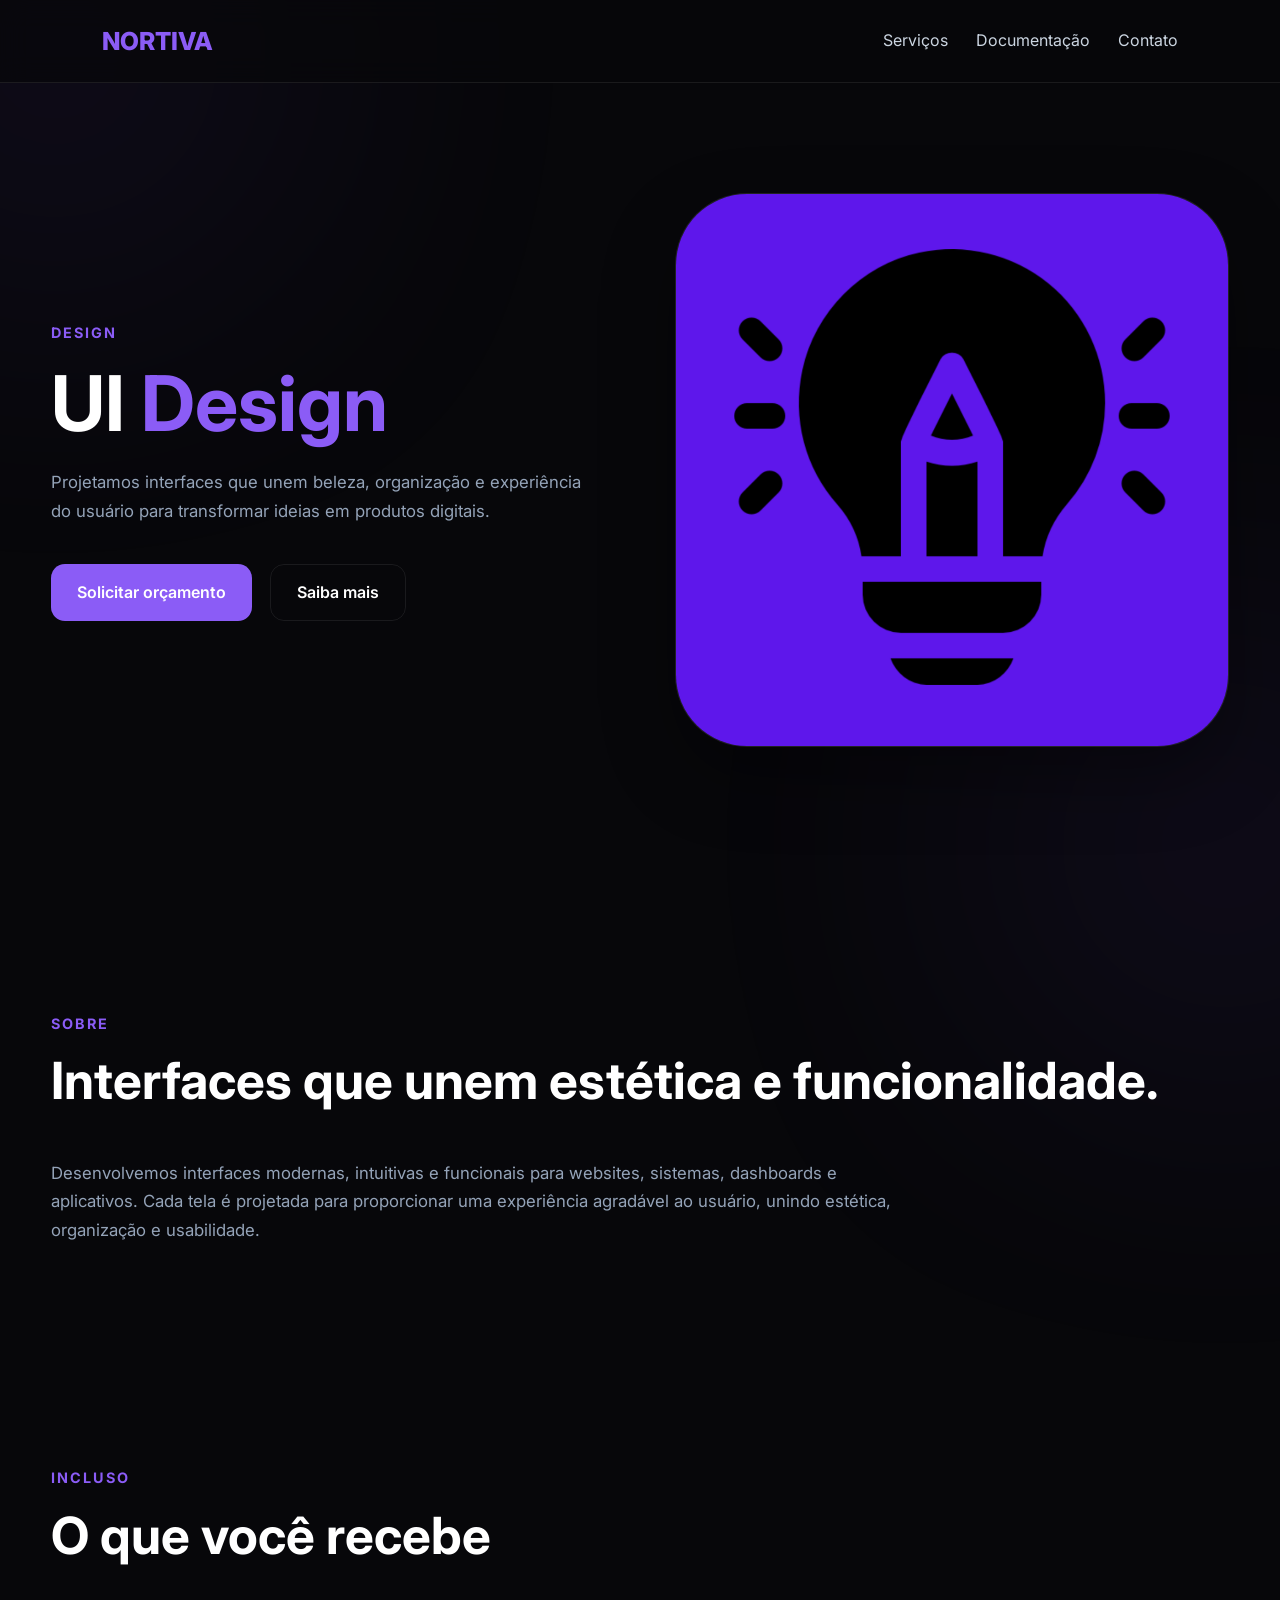
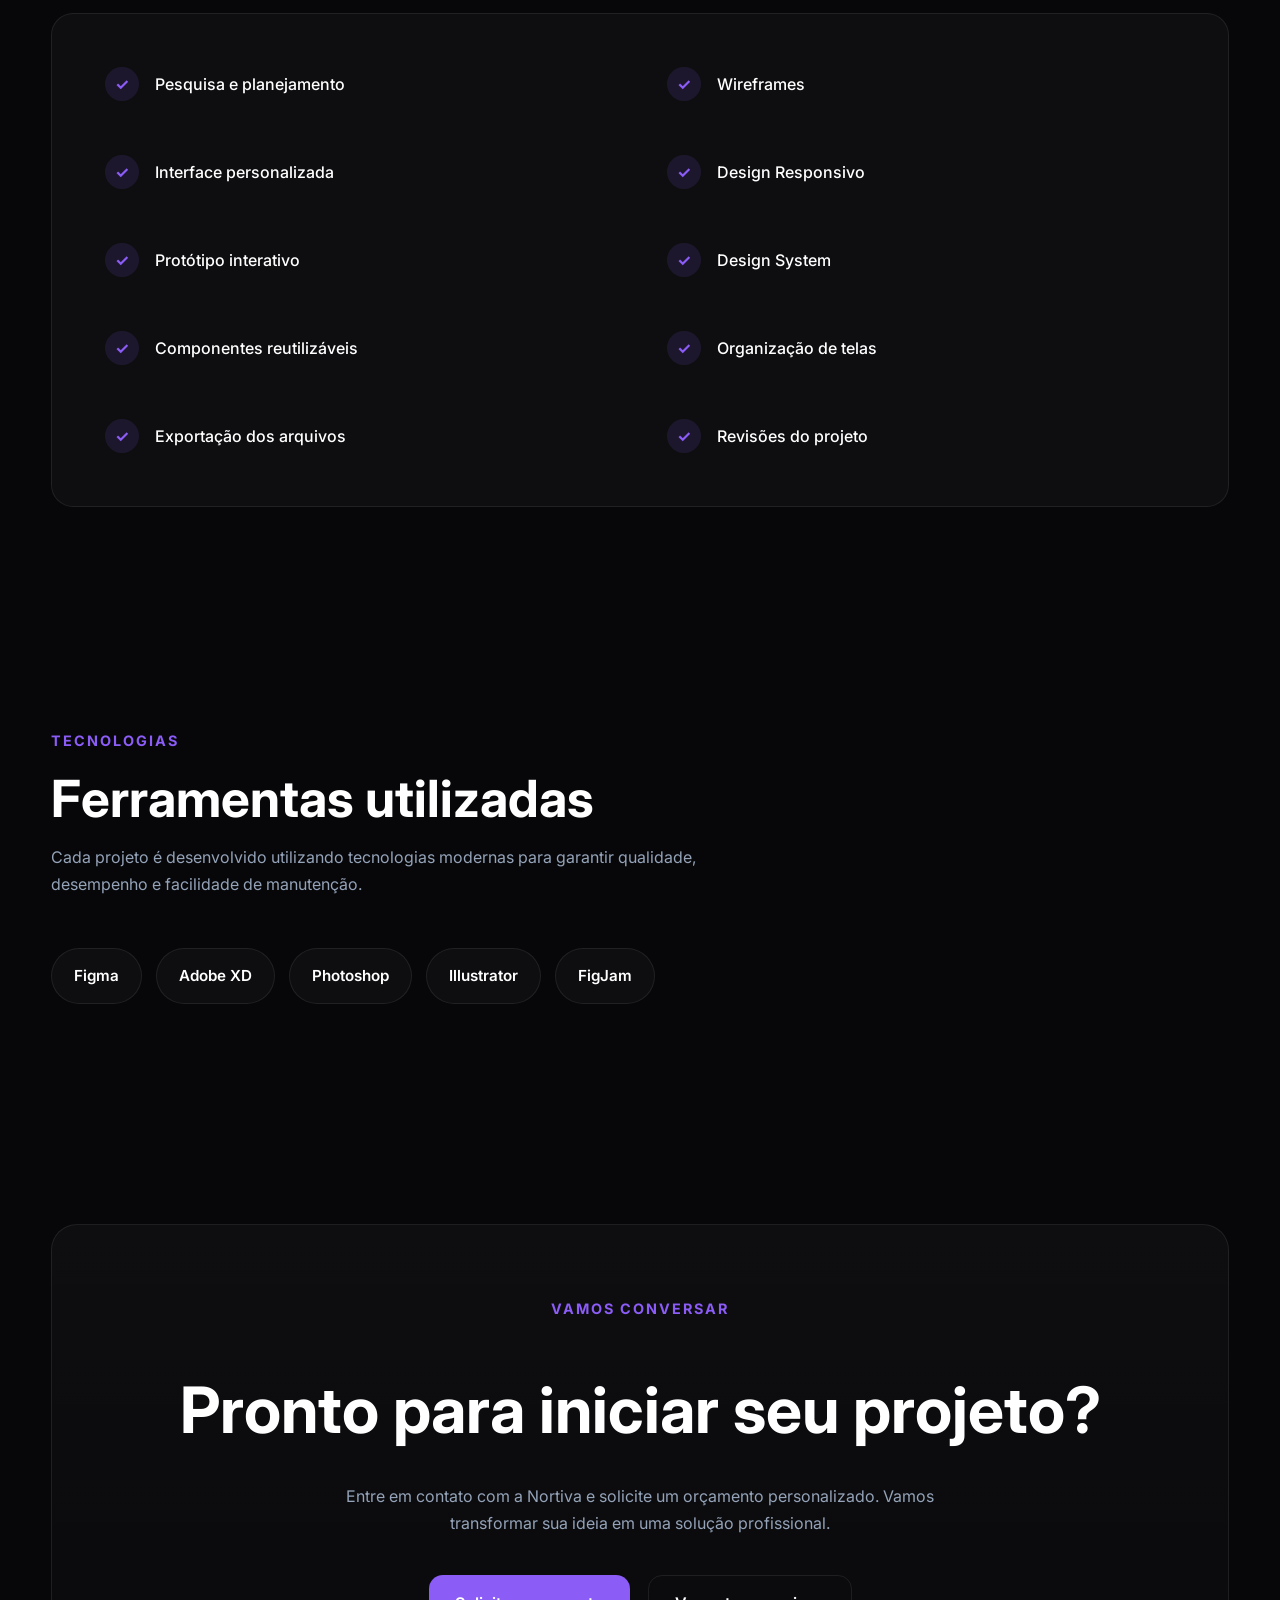
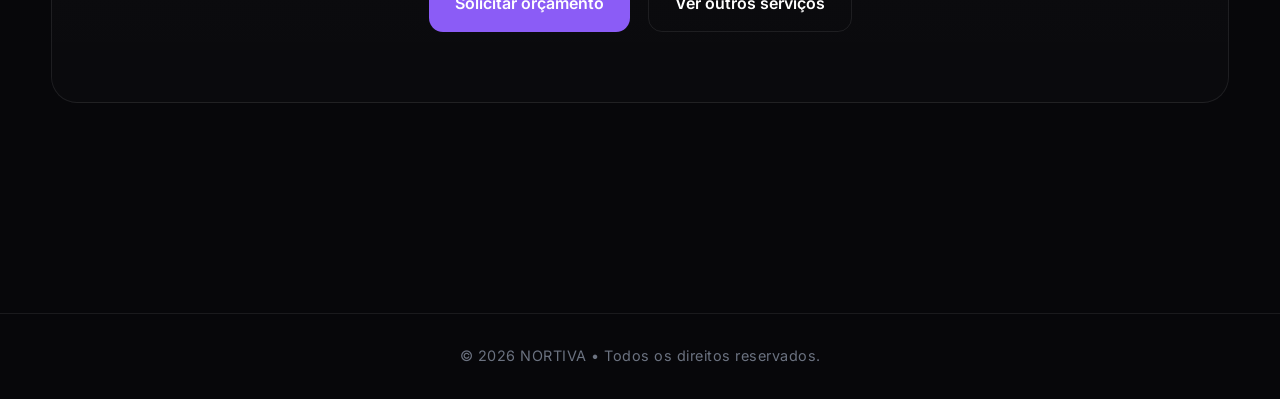
<file: services/uidesign.html>
<!DOCTYPE html>
<html lang="pt-BR">

<head>

    <meta charset="UTF-8">
    <meta name="viewport" content="width=device-width, initial-scale=1.0">


    <title>UI Design • Nortiva</title>

    <link rel="stylesheet" href="../css/global.css">
    <link rel="icon" type="images/png" href="../assets/logos/favicon.png">    
    <link rel="preconnect" href="https://fonts.googleapis.com">
    <link rel="preconnect" href="https://fonts.gstatic.com" crossorigin>
    <link href="https://fonts.googleapis.com/css2?family=Inter:wght@400;500;600;700;800&display=swap" rel="stylesheet">

</head>

<body>

<!-- =====================================
     HEADER
===================================== -->

<header>

    <a href="../index.html" class="logo">NORTIVA</a>

    <nav>
        <a href="../pages/services.html">Serviços</a>
        <a href="../pages/documents.html">Documentação</a>
        <a href="../pages/contato.html">Contato</a>        
    </nav>

</header>

<!-- Blur -->

<div class="blur blur-1"></div>
<div class="blur blur-2"></div>

<main>

<!-- =====================================
     HERO
===================================== -->

<section class="hero">

    <!-- =====================================
         INFORMAÇÕES DO SERVIÇO
    ====================================== -->

    <div class="hero-content">

        <span class="tag">

            DESIGN

        </span>



        <h1>

            UI
            <span>Design</span>

        </h1>


        <p>

        Projetamos interfaces que unem beleza, organização e experiência do usuário 
        para transformar ideias em produtos digitais.

        </p>

        <div class="hero-buttons">

            <a href="../pages/contato.html" class="primary">

                Solicitar orçamento

            </a>

            <a href="#about" class="secondary">

                Saiba mais

            </a>

        </div>

    </div>



    <div class="hero-image">

        <img

            src="../../assets/services/uidesign.png"

            alt="UI Design"

        >

    </div>

</section>

<!-- =====================================
     SOBRE O SERVIÇO
===================================== -->

<section
class="about-service"
id="about">

    <div class="section-header">

        <span class="section-tag">

            SOBRE

        </span>


        <h2>

            Interfaces que unem estética e funcionalidade.

        </h2>

    </div>



    <p>

        Desenvolvemos interfaces modernas, intuitivas e funcionais para websites, 
        sistemas, dashboards e aplicativos. Cada tela é projetada para proporcionar uma 
        experiência agradável ao usuário, unindo estética, organização e usabilidade.

    </p>

</section>

<!-- =====================================
     O QUE ESTÁ INCLUSO
===================================== -->

<section class="includes">

    <div class="section-header">

        <span class="section-tag">

            INCLUSO

        </span>

        <h2>

            O que você recebe

        </h2>

    </div>

    <div class="includes-box">



        <div class="include-item">

            <span>✓</span>

            <p>

                Pesquisa e planejamento

            </p>

        </div>

        <div class="include-item">

            <span>✓</span>

            <p>

                Wireframes

            </p>

        </div>

        <div class="include-item">

            <span>✓</span>

            <p>

                Interface personalizada

            </p>

        </div>

        <div class="include-item">

            <span>✓</span>

            <p>

                Design Responsivo

            </p>

        </div>

        <div class="include-item">

            <span>✓</span>

            <p>

                Protótipo interativo

            </p>

        </div>

        <div class="include-item">

            <span>✓</span>

            <p>

                Design System

            </p>

        </div>

        <div class="include-item">

            <span>✓</span>

            <p>

                Componentes reutilizáveis

            </p>

        </div>


        <div class="include-item">

            <span>✓</span>

            <p>

                Organização de telas

            </p>

        </div>

        <div class="include-item">

            <span>✓</span>

            <p>

                Exportação dos arquivos

            </p>

        </div>

        <div class="include-item">

            <span>✓</span>

            <p>

                Revisões do projeto

            </p>

        </div>

    </div>

</section>

<!-- =====================================
     TECNOLOGIAS
===================================== -->

<section class="technologies">

    <div class="section-header">

        <span class="section-tag">

            TECNOLOGIAS

        </span>

        <h2>

            Ferramentas utilizadas

        </h2>

        <p>

            Cada projeto é desenvolvido utilizando
            tecnologias modernas para garantir qualidade,
            desempenho e facilidade de manutenção.

        </p>

    </div>



    <div class="tech-grid">

        <div class="tech-item">

            Figma

        </div>

        <div class="tech-item">

            Adobe XD

        </div>

        <div class="tech-item">

            Photoshop

        </div>

        <div class="tech-item">

            Illustrator

        </div>

        <div class="tech-item">

            FigJam

        </div>

    </div>

</section>

<!-- =====================================
     CTA
===================================== -->

<section class="cta">

    <div class="cta-content">

        <span class="section-tag">

            VAMOS CONVERSAR

        </span>


        <h2>

            Pronto para iniciar seu projeto?

        </h2>

        <p>

            Entre em contato com a Nortiva e
            solicite um orçamento personalizado.
            Vamos transformar sua ideia em uma
            solução profissional.

        </p>

        <div class="hero-buttons">

            <a href="../pages/contato.html" class="primary">

                Solicitar orçamento

            </a>

            <a href="../pages/services.html" class="secondary">

                Ver outros serviços

            </a>

        </div>

    </div>

</section>

</main>

<!-- =====================================
     FOOTER
===================================== -->

<footer class="footer-simple">

    <p>

        © 2026 NORTIVA •
        Todos os direitos reservados.

    </p>

</footer>

</body>

</html>
</file>
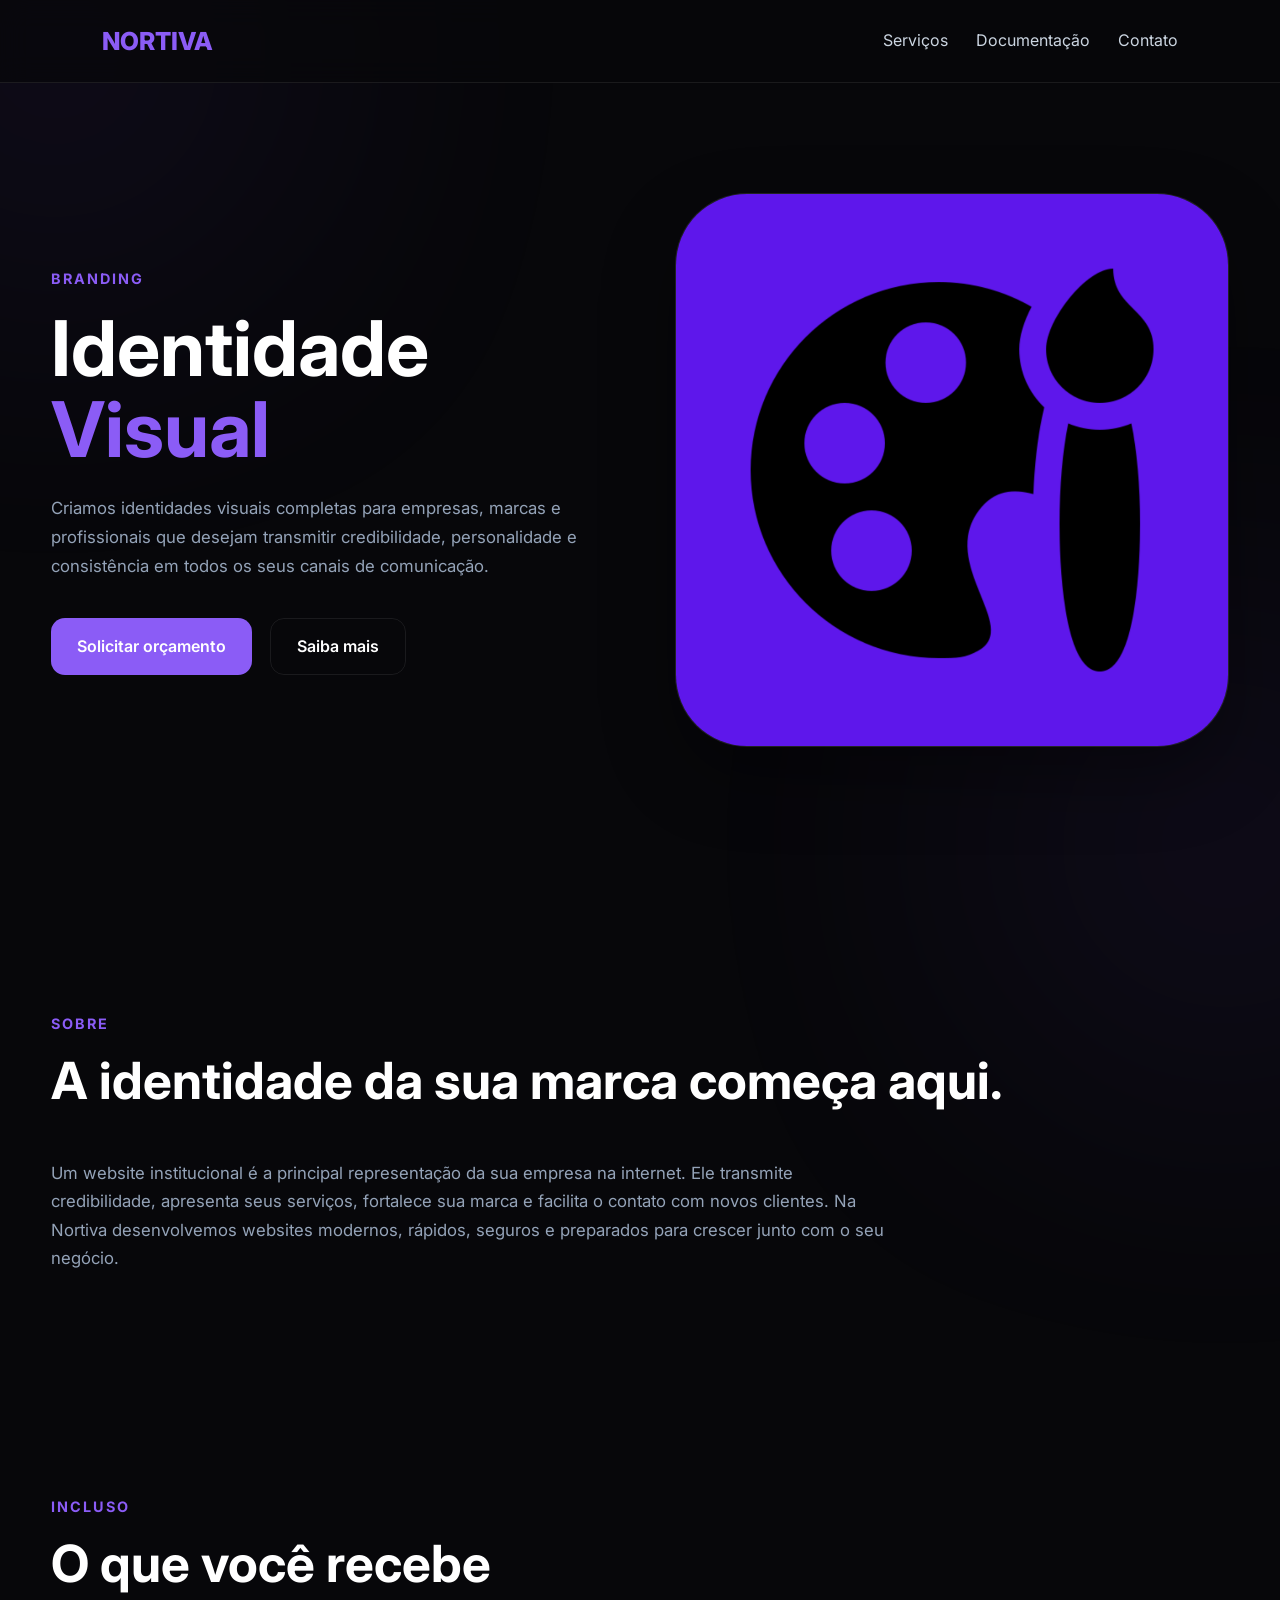
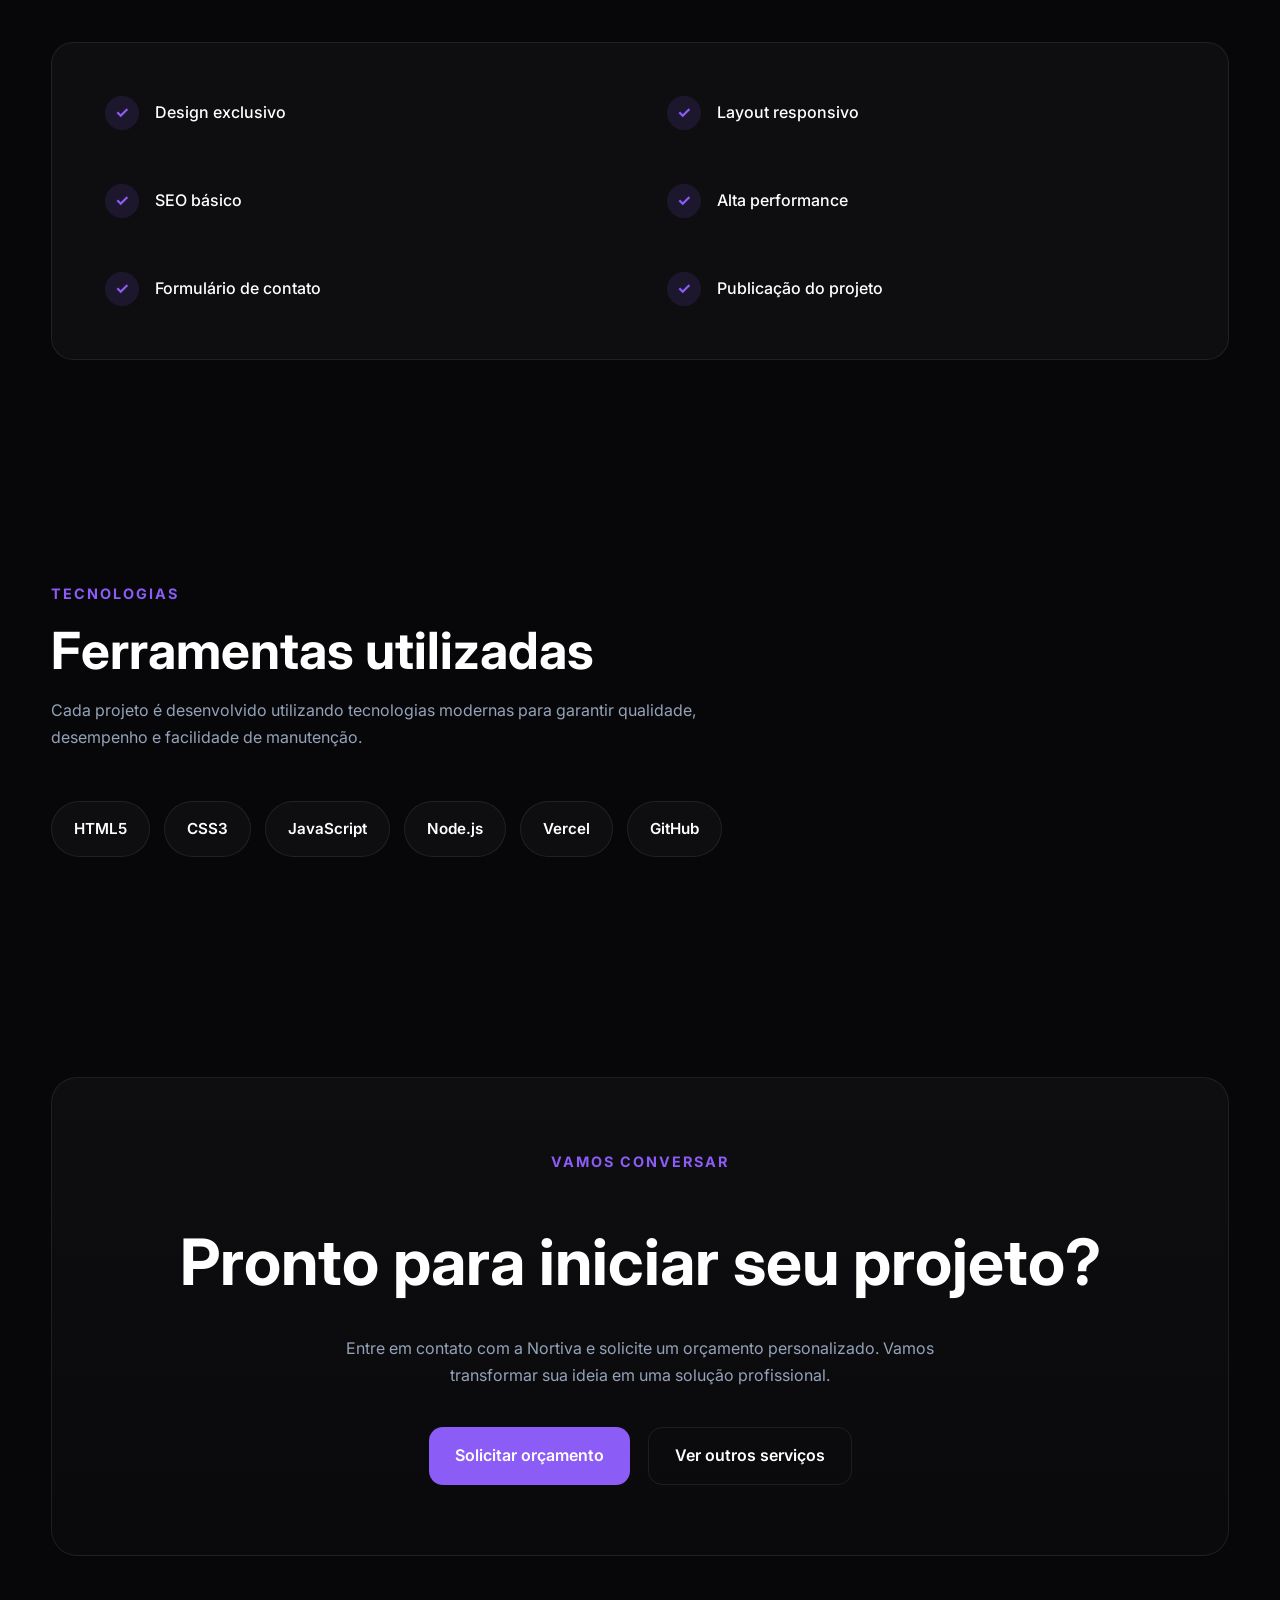
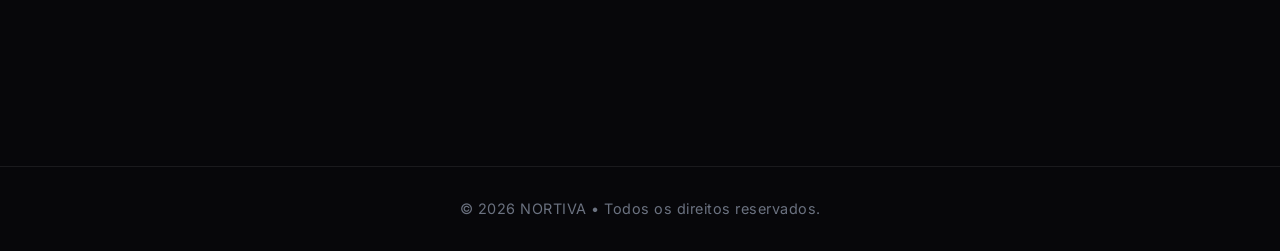
<file: services/visual.html>
<!DOCTYPE html>
<html lang="pt-BR">

<head>

    <meta charset="UTF-8">
    <meta name="viewport" content="width=device-width, initial-scale=1.0">

    <title>Visual • Nortiva</title>

    <link rel="stylesheet" href="../css/global.css">
    <link rel="icon" type="images/png" href="../assets/logos/favicon.png">
    <link rel="preconnect" href="https://fonts.googleapis.com">
    <link rel="preconnect" href="https://fonts.gstatic.com" crossorigin>
    <link href="https://fonts.googleapis.com/css2?family=Inter:wght@400;500;600;700;800&display=swap" rel="stylesheet">

</head>

<body>

<!-- =====================================
     HEADER
===================================== -->

<header>

    <a href="../index.html" class="logo">NORTIVA</a>

    <nav>
        <a href="../pages/services.html">Serviços</a>
        <a href="../pages/documents.html">Documentação</a>
        <a href="../pages/contato.html">Contato</a>        
    </nav>

</header>

<!-- Blur -->

<div class="blur blur-1"></div>
<div class="blur blur-2"></div>

<main>

<!-- =====================================
     HERO
===================================== -->

<section class="hero">

    <!-- =====================================
         INFORMAÇÕES DO SERVIÇO
    ====================================== -->

    <div class="hero-content">


        <span class="tag">

            BRANDING

        </span>


        <h1>

            Identidade
            <span>Visual</span>

        </h1>


        <p>

            Criamos identidades visuais completas para empresas, marcas e profissionais que desejam 
            transmitir credibilidade, personalidade e consistência em todos os seus canais de comunicação.

        </p>

        <div class="hero-buttons">

            <a href="../../contact.html" class="primary">

                Solicitar orçamento

            </a>

            <a href="#about" class="secondary">

                Saiba mais

            </a>

        </div>

    </div>


    <div class="hero-image">

        <img

            src="../../assets/services/visual.png"

            alt="Identidade Visual"

        >

    </div>

</section>


<section
class="about-service"
id="about">

    <div class="section-header">

        <span class="section-tag">

            SOBRE

        </span>

        <!-- ALTERAR -->

        <h2>

            A identidade da sua marca começa aqui.

        </h2>

    </div>

    <!-- ALTERAR -->

    <p>

        Um website institucional é a principal
        representação da sua empresa na internet.

        Ele transmite credibilidade,
        apresenta seus serviços,
        fortalece sua marca
        e facilita o contato com novos clientes.

        Na Nortiva desenvolvemos websites
        modernos, rápidos, seguros e preparados
        para crescer junto com o seu negócio.

    </p>

</section>

<!-- =====================================
     O QUE ESTÁ INCLUSO
===================================== -->

<section class="includes">

    <div class="section-header">

        <span class="section-tag">

            INCLUSO

        </span>

        <h2>

            O que você recebe

        </h2>

    </div>

    <div class="includes-box">


        <div class="include-item">

            <span>✓</span>

            <p>

                Design exclusivo

            </p>

        </div>

        <div class="include-item">

            <span>✓</span>

            <p>

                Layout responsivo

            </p>

        </div>

        <div class="include-item">

            <span>✓</span>

            <p>

                SEO básico

            </p>

        </div>

        <div class="include-item">

            <span>✓</span>

            <p>

                Alta performance

            </p>

        </div>

        <div class="include-item">

            <span>✓</span>

            <p>

                Formulário de contato

            </p>

        </div>

        <div class="include-item">

            <span>✓</span>

            <p>

                Publicação do projeto

            </p>

        </div>

    </div>

</section>

<!-- =====================================
     TECNOLOGIAS
===================================== -->

<section class="technologies">

    <div class="section-header">

        <span class="section-tag">

            TECNOLOGIAS

        </span>

        <h2>

            Ferramentas utilizadas

        </h2>

        <p>

            Cada projeto é desenvolvido utilizando
            tecnologias modernas para garantir qualidade,
            desempenho e facilidade de manutenção.

        </p>

    </div>

    <!--
        Basta adicionar ou remover
        uma tecnologia.
    -->

    <div class="tech-grid">

        <div class="tech-item">

            HTML5

        </div>

        <div class="tech-item">

            CSS3

        </div>

        <div class="tech-item">

            JavaScript

        </div>

        <div class="tech-item">

            Node.js

        </div>

        <div class="tech-item">

            Vercel

        </div>

        <div class="tech-item">

            GitHub

        </div>

    </div>

</section>

<!-- =====================================
     CTA
===================================== -->

<section class="cta">

    <div class="cta-content">

        <span class="section-tag">

            VAMOS CONVERSAR

        </span>

        <!-- ALTERAR -->

        <h2>

            Pronto para iniciar seu projeto?

        </h2>

        <!-- ALTERAR -->

        <p>

            Entre em contato com a Nortiva e
            solicite um orçamento personalizado.
            Vamos transformar sua ideia em uma
            solução profissional.

        </p>

        <div class="hero-buttons">

            <a href="../pages/contato.html" class="primary">

                Solicitar orçamento

            </a>

            <a href="../pages/services.html" class="secondary">

                Ver outros serviços

            </a>

        </div>

    </div>

</section>

</main>

<!-- =====================================
     FOOTER
===================================== -->

<footer class="footer-simple">

    <p>

        © 2026 NORTIVA •
        Todos os direitos reservados.

    </p>

</footer>

</body>

</html>
</file>
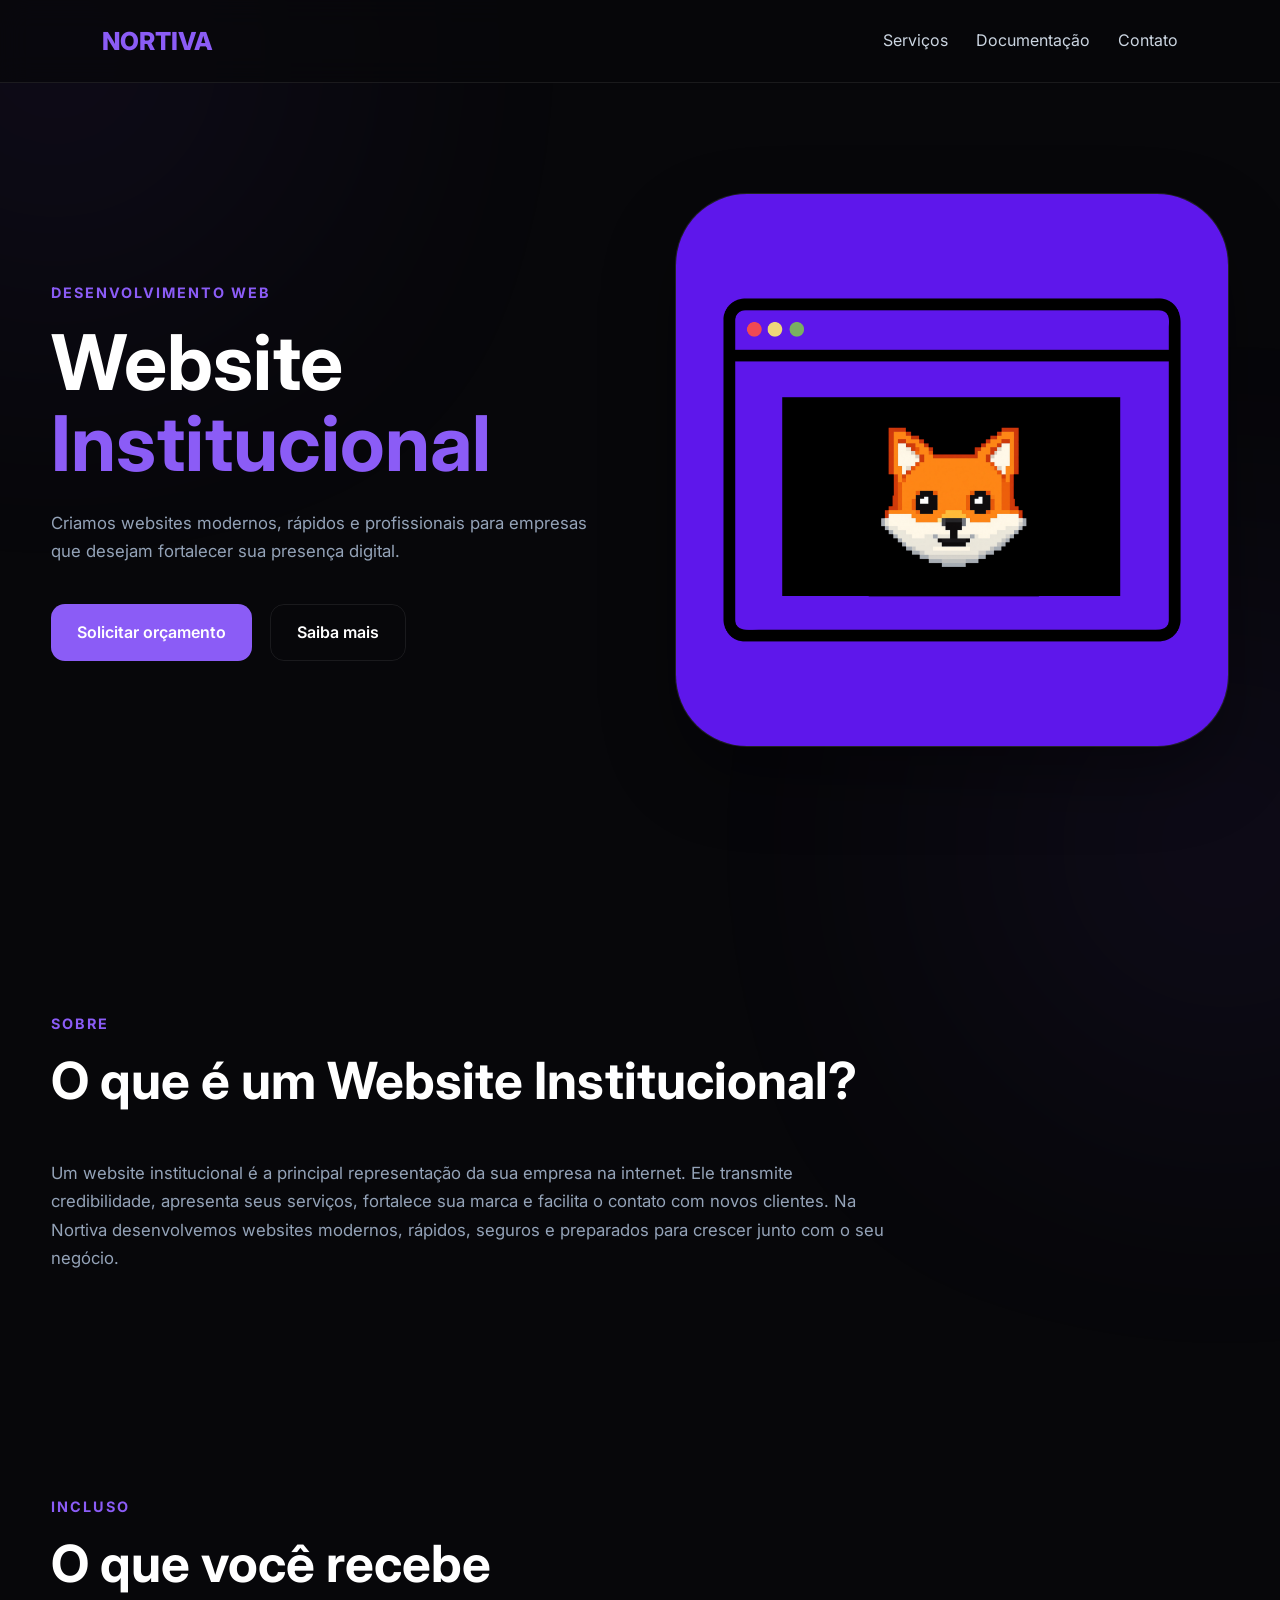
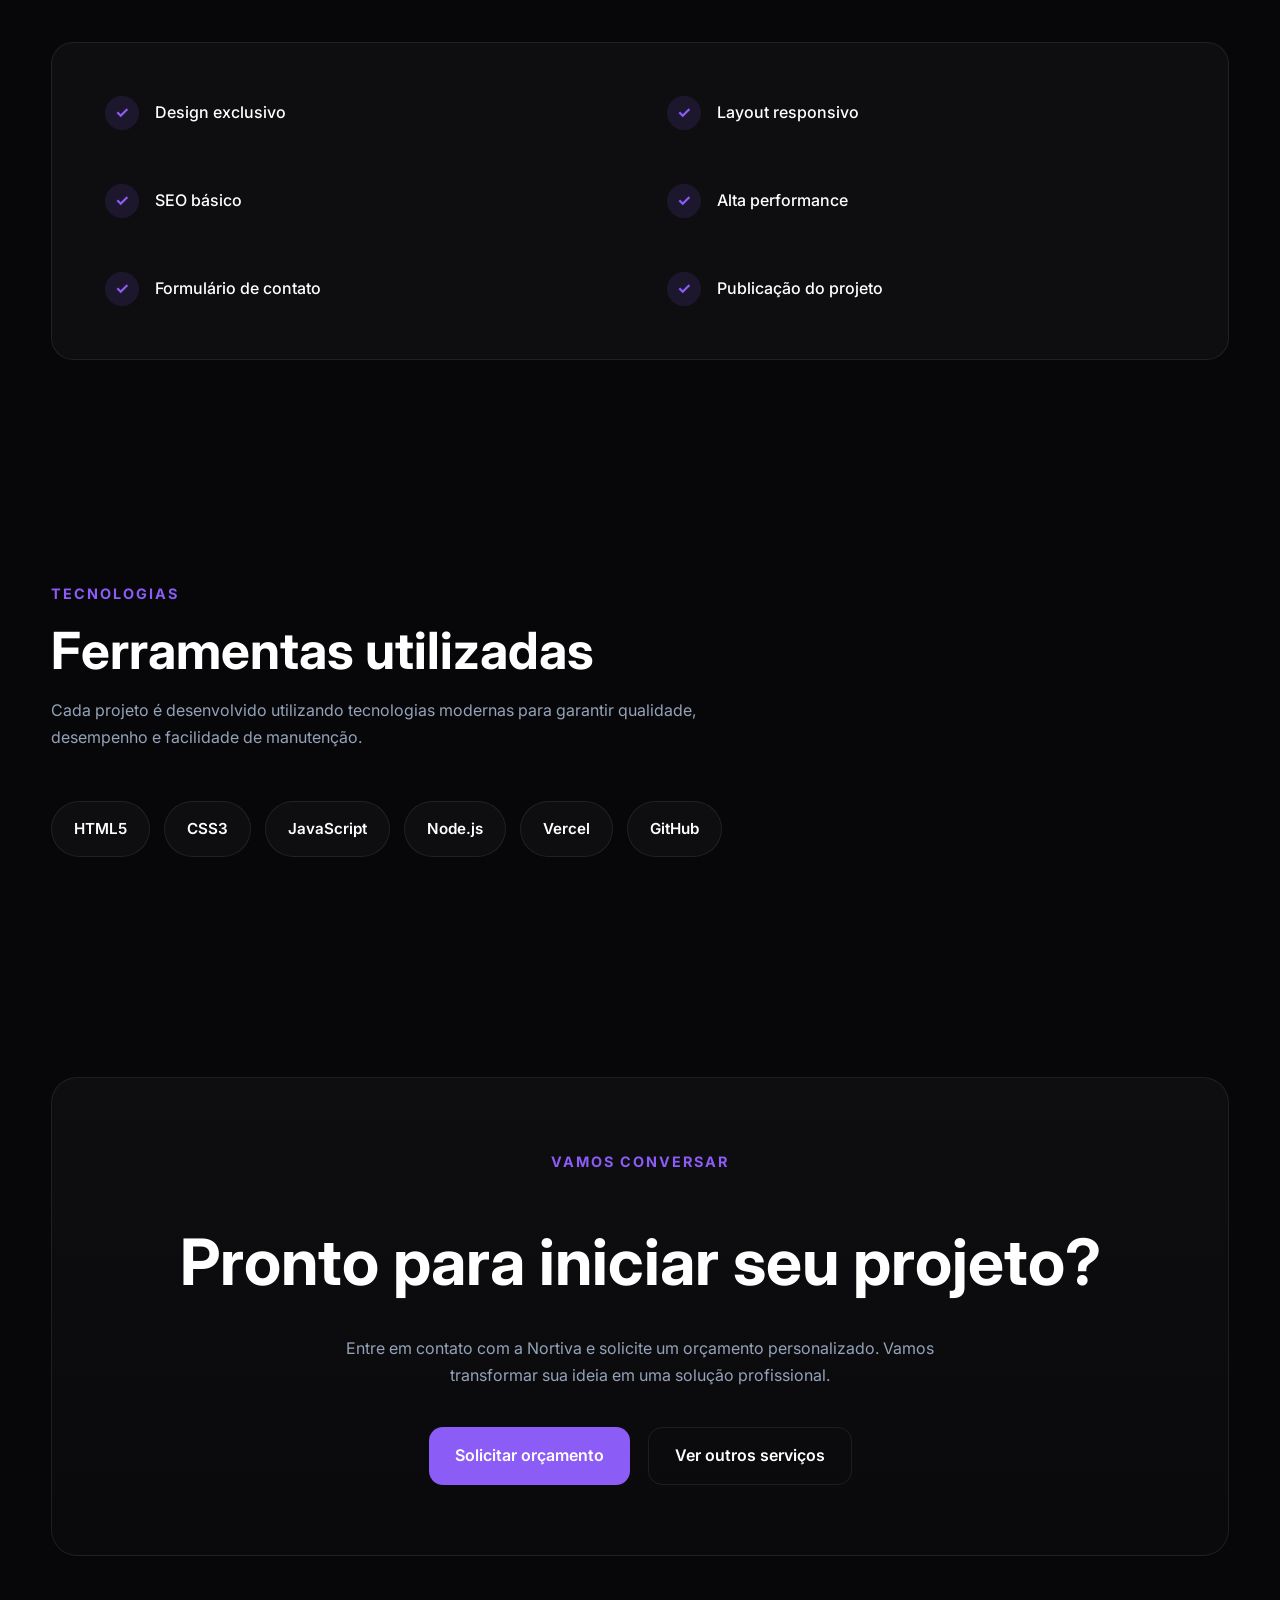
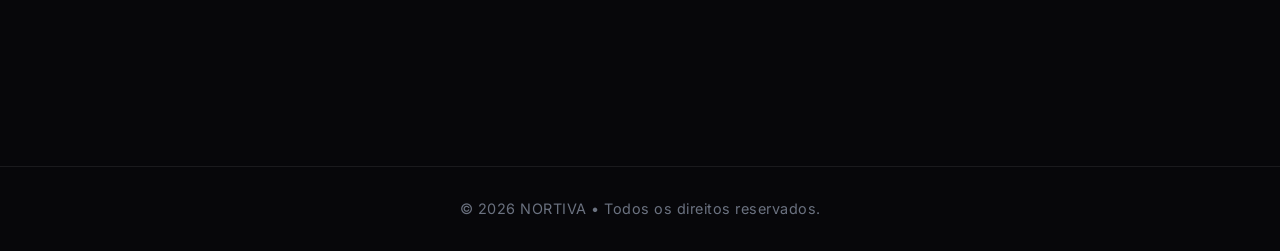
<file: services/website.html>
<!DOCTYPE html>
<html lang="pt-BR">

<head>

    <meta charset="UTF-8">
    <meta name="viewport" content="width=device-width, initial-scale=1.0">

    <title>Website • Nortiva</title>

    <link rel="stylesheet" href="../css/global.css">
    <link rel="preconnect" href="https://fonts.googleapis.com">
    <link rel="icon" type="images/png" href="../assets/logos/favicon.png">
    <link rel="preconnect" href="https://fonts.gstatic.com" crossorigin>

    <link href="https://fonts.googleapis.com/css2?family=Inter:wght@400;500;600;700;800&display=swap" rel="stylesheet">

</head>

<body>

<!-- =====================================
     HEADER
===================================== -->

<header>

    <a href="../index.html" class="logo">NORTIVA</a>

    <nav>
        <a href="../pages/services.html">Serviços</a>
        <a href="../pages/documents.html">Documentação</a>
        <a href="../pages/contato.html">Contato</a>        
    </nav>

</header>

<!-- Blur -->

<div class="blur blur-1"></div>
<div class="blur blur-2"></div>

<main>

<!-- =====================================
     HERO
===================================== -->

<section class="hero">

    <!-- =====================================
         INFORMAÇÕES DO SERVIÇO
    ====================================== -->

    <div class="hero-content">

        <span class="tag">

            Desenvolvimento Web

        </span>

        <h1>

            Website
            <span>Institucional</span>

        </h1>

        <p>

            Criamos websites modernos,
            rápidos e profissionais para
            empresas que desejam fortalecer
            sua presença digital.

        </p>

        <div class="hero-buttons">

            <a href="../pages/contato.html" class="primary">

                Solicitar orçamento

            </a>

            <a href="#about" class="secondary">

                Saiba mais

            </a>

        </div>

    </div>

    <!-- =====================================
         IMAGEM DO SERVIÇO
    ====================================== -->

    <div class="hero-image">

        <img

            src="../../assets/services/website.png"

            alt="Website Institucional"

        >

    </div>

</section>

<!-- =====================================
      SERVIÇO
===================================== -->

<section
class="about-service"
id="about">

    <div class="section-header">

        <span class="section-tag">

            SOBRE

        </span>

        <h2>

            O que é um Website Institucional?

        </h2>

    </div>

    <p>

        Um website institucional é a principal
        representação da sua empresa na internet.

        Ele transmite credibilidade,
        apresenta seus serviços,
        fortalece sua marca
        e facilita o contato com novos clientes.

        Na Nortiva desenvolvemos websites
        modernos, rápidos, seguros e preparados
        para crescer junto com o seu negócio.

    </p>

</section>

<!-- =====================================
     O QUE ESTÁ INCLUSO
===================================== -->

<section class="includes">

    <div class="section-header">

        <span class="section-tag">

            INCLUSO

        </span>

        <h2>

            O que você recebe

        </h2>

    </div>

    <div class="includes-box">

        <div class="include-item">

            <span>✓</span>

            <p>

                Design exclusivo

            </p>

        </div>

        <div class="include-item">

            <span>✓</span>

            <p>

                Layout responsivo

            </p>

        </div>

        <div class="include-item">

            <span>✓</span>

            <p>

                SEO básico

            </p>

        </div>

        <div class="include-item">

            <span>✓</span>

            <p>

                Alta performance

            </p>

        </div>

        <div class="include-item">

            <span>✓</span>

            <p>

                Formulário de contato

            </p>

        </div>

        <div class="include-item">

            <span>✓</span>

            <p>

                Publicação do projeto

            </p>

        </div>

    </div>

</section>

<!-- =====================================
     TECNOLOGIAS
===================================== -->

<section class="technologies">

    <div class="section-header">

        <span class="section-tag">

            TECNOLOGIAS

        </span>

        <h2>

            Ferramentas utilizadas

        </h2>

        <p>

            Cada projeto é desenvolvido utilizando
            tecnologias modernas para garantir qualidade,
            desempenho e facilidade de manutenção.

        </p>

    </div>

    <div class="tech-grid">

        <div class="tech-item">

            HTML5

        </div>

        <div class="tech-item">

            CSS3

        </div>

        <div class="tech-item">

            JavaScript

        </div>

        <div class="tech-item">

            Node.js

        </div>

        <div class="tech-item">

            Vercel

        </div>

        <div class="tech-item">

            GitHub

        </div>

    </div>

</section>

<!-- =====================================
     CTA
===================================== -->

<section class="cta">

    <div class="cta-content">

        <span class="section-tag">

            VAMOS CONVERSAR

        </span>

        <h2>

            Pronto para iniciar seu projeto?

        </h2>

        <p>

            Entre em contato com a Nortiva e
            solicite um orçamento personalizado.
            Vamos transformar sua ideia em uma
            solução profissional.

        </p>

        <div class="hero-buttons">

            <a href="../pages/contato.html" class="primary">

                Solicitar orçamento

            </a>

            <a href="../pages/services.html" class="secondary">

                Ver outros serviços

            </a>

        </div>

    </div>

</section>

</main>

<!-- =====================================
     FOOTER
===================================== -->

<footer class="footer-simple">

    <p>

        © 2026 NORTIVA •
        Todos os direitos reservados.

    </p>

</footer>

</body>

</html>
</file>
<file: css/style.css>
/* ========================================
   RESET
======================================== */

* {
    margin: 0;
    padding: 0;
    box-sizing: border-box;
}

html {
    scroll-behavior: smooth;
}

body {
    font-family: 'Inter', sans-serif;
    background: #07070a;
    color: #fff;
    line-height: 1.6;
    overflow-x: hidden;
}

a {
    text-decoration: none;
    color: inherit;
}

/* ========================================
   HEADER
======================================== */

header {
    position: fixed;
    top: 0;
    left: 0;
    width: 100%;

    display: flex;
    justify-content: space-between;
    align-items: center;

    padding: 20px 8%;

    background: rgba(7, 7, 10, .7);
    backdrop-filter: blur(12px);
    border-bottom: 1px solid rgba(255, 255, 255, .08);

    z-index: 999;
}

.logo {
    font-size: 1.5rem;
    font-weight: 800;
    color: #8b5cf6;
}

nav {
    display: flex;
    gap: 28px;
}

nav a {
    color: #cbd5e1;
    transition: .3s;
}

nav a:hover {
    color: #fff;
}

/* ========================================
   BOTÕES
======================================== */

.header-btn,
.primary,
.cta a {
    display: inline-block;

    padding: 14px 26px;

    background: #8b5cf6;
    color: #fff;

    border-radius: 12px;

    font-weight: 600;
    transition: .3s;
}

.header-btn:hover,
.primary:hover,
.cta a:hover {
    background: #7c3aed;
    transform: translateY(-2px);
}

.secondary {
    padding: 14px 26px;

    border: 1px solid rgba(255, 255, 255, .12);
    border-radius: 12px;

    color: #fff;
}

/* ========================================
   HERO
======================================== */

.hero {
    position: relative;

    min-height: 100vh;

    display: grid;
    grid-template-columns: 1fr 1fr;
    gap: 60px;
    align-items: center;

    padding: 140px 8% 80px;
}

.blur {
    position: absolute;

    width: 350px;
    height: 350px;

    background: #7c3aed;
    border-radius: 50%;

    filter: blur(160px);
    opacity: .18;
}

.blur-1 {
    top: 0;
    left: -100px;
}

.blur-2 {
    right: -120px;
    bottom: 0;
}

.tag,
.section-tag {
    color: #8b5cf6;
    font-size: .9rem;
    font-weight: 700;
    letter-spacing: 2px;
}

.hero h1 {
    margin: 18px 0;

    font-size: clamp(3rem, 6vw, 5rem);
    line-height: 1.05;
}

.hero h1 span {
    color: #8b5cf6;
}

.hero p,
.about p,
.cta p {
    max-width: 620px;
    color: #94a3b8;
}

.hero-buttons {
    display: flex;
    gap: 16px;
    flex-wrap: wrap;

    margin-top: 35px;
}

/* ========================================
   WINDOW MOCKUP
======================================== */

.window {
    overflow: hidden;

    background: rgba(255, 255, 255, .04);

    border: 1px solid rgba(255, 255, 255, .08);
    border-radius: 22px;

    box-shadow: 0 20px 60px rgba(0, 0, 0, .35);
}

.window-top {
    display: flex;
    gap: 8px;

    padding: 16px;

    background: rgba(255, 255, 255, .03);
}

.window-top span {
    width: 12px;
    height: 12px;

    background: #555;
    border-radius: 50%;
}

.window-content {
    padding: 24px;
}

.line {
    height: 10px;
    margin-bottom: 14px;

    background: #262626;
    border-radius: 30px;
}

.w90 {
    width: 90%;
}

.w70 {
    width: 70%;
}

.cards {
    display: grid;
    grid-template-columns: repeat(3, 1fr);
    gap: 14px;

    margin: 20px 0;
}

.mini-card {
    height: 90px;

    background: #141414;
    border-radius: 14px;
}

.graph {
    height: 180px;

    background: linear-gradient(135deg, #8b5cf6, #1f2937);
    border-radius: 16px;
}


/* ========================================
   FOOTER
======================================== */

.footer-simple {
    padding: 25px 8%;

    text-align: center;

    background: transparent;
    color: #6b7280;

    border-top: 1px solid rgba(255, 255, 255, .06);

    font-size: 12px;
    letter-spacing: 1px;
}

/* ========================================
   RESPONSIVO
======================================== */

@media (max-width: 768px){

    header{
        padding:16px 6%;
        flex-direction:column;
        gap:18px;
    }

    nav{
        width:100%;
        justify-content:center;
        flex-wrap:wrap;
        gap:18px;
    }

    .header-btn{
        width:100%;
        text-align:center;
    }

}

@media (max-width:768px){

    .hero{
        grid-template-columns:1fr;
        text-align:center;
        padding:130px 6% 70px;
        gap:50px;
    }

    .hero h1{
        font-size:2.5rem;
        line-height:1.15;
    }

    .hero p{
        max-width:100%;
        margin:auto;
        font-size:1rem;
    }

    .hero-buttons{
        justify-content:center;
    }

}

@media (max-width:768px){

    .hero-buttons{
        flex-direction:column;
    }

    .hero-buttons a{
        width:100%;
        text-align:center;
    }

}

@media (max-width:768px){

    .window{
        width:100%;
    }

    .window-content{
        padding:18px;
    }

    .cards{
        grid-template-columns:1fr;
    }

    .mini-card{
        height:70px;
    }

    .graph{
        height:140px;
    }

}

@media (max-width:768px){

    .about,
    .services,
    .brands,
    .numbers,
    .cta{
        padding:70px 6%;
    }

    .about h2,
    .services h2,
    .cta h2{
        font-size:2rem;
    }

}

@media (max-width:768px){

    .blur{
        display:none;
    }

}

img{
    max-width:100%;
    display:block;
}

section{
    overflow:hidden;
}
</file>
<file: css/contato.css>
/* ========================================
   RESET
======================================== */

*{
    margin:0;
    padding:0;
    box-sizing:border-box;
}


html{
    scroll-behavior:smooth;
}


body{

    font-family:'Inter',sans-serif;

    background:#07070a;

    color:#fff;

    line-height:1.6;

    overflow-x:hidden;

}


a{

    text-decoration:none;

    color:inherit;

}





/* ========================================
   HEADER
======================================== */


header{

    position:fixed;

    top:0;

    left:0;

    width:100%;


    display:flex;

    justify-content:space-between;

    align-items:center;


    padding: 20px 8%;


    background:rgba(7,7,10,.7);

    backdrop-filter:blur(12px);


    border-bottom:1px solid rgba(255,255,255,.08);


    z-index:999;

}



.logo{

    font-size:1.5rem;

    font-weight:800;

    color:#8b5cf6;

}



nav{

    display:flex;

    gap:28px;

}



nav a{

    color:#cbd5e1;

    transition:.3s;

}



nav a:hover{

    color:#fff;

}





.header-btn{

    padding:14px 26px;


    background:#8b5cf6;


    border-radius:12px;


    font-weight:600;


    transition:.3s;

}



.header-btn:hover{

    background:#7c3aed;

    transform:translateY(-2px);

}







/* ========================================
   BLUR
======================================== */


.blur{

    position:absolute;

    width:350px;

    height:350px;


    background:#7c3aed;


    border-radius:50%;


    filter:blur(160px);


    opacity:.18;

}



.blur-1{

    top:0;

    left:-120px;

}



.blur-2{

    right:-120px;

    bottom:0;

}







/* ========================================
   HERO
======================================== */


.contact-hero{


    min-height:70vh;


    padding:90px 8% 80px;


    display:flex;

    flex-direction:column;


    justify-content:center;



}



.tag{

    color:#8b5cf6;

    font-size:.9rem;

    font-weight:700;

    letter-spacing:2px;

}



.contact-hero h1{


    margin:30px 0;


    font-size:clamp(3rem,6vw,5rem);


    line-height:1.05;


    max-width:850px;


}



.contact-hero h1 span{


    color:#8b5cf6;


}



.contact-hero p{


    max-width:620px;


    color:#94a3b8;


    font-size:1.1rem;


}







/* ========================================
   CONTACT AREA
======================================== */


.contact-container{


    padding:0 8% 90px;


    display:grid;


    grid-template-columns:1fr 1fr;


    gap:60px;


    align-items:start;


}






/* INFO */


.contact-details h2,
.form-box h2{


    font-size:2rem;


    margin-bottom:15px;


}



.contact-details>p{


    color:#94a3b8;


    max-width:450px;


    margin-bottom:35px;


}





.contact-card{


    padding:25px;


    margin-bottom:18px;


    background:rgba(255,255,255,.03);


    border:1px solid rgba(255,255,255,.08);


    border-radius:18px;


    transition:.3s;


}



.contact-card:hover{


    border-color:#8b5cf6;


    transform:translateY(-4px);


}



.contact-card h3{


    margin-bottom:8px;


}



.contact-card p{


    color:#94a3b8;


}







/* FORM */


.form-box{


    padding:40px;


    background:rgba(255,255,255,.03);


    border:1px solid rgba(255,255,255,.08);


    border-radius:25px;


}




.form-group{


    display:flex;

    flex-direction:column;


    margin-bottom:22px;


}



.form-group label{


    margin-bottom:8px;


    font-size:.9rem;


    color:#cbd5e1;


}



.form-group input,
.form-group textarea{


    width:100%;


    padding:15px 18px;


    background:#0d0d12;


    border:1px solid rgba(255,255,255,.1);


    border-radius:12px;


    color:#fff;


    font-family:inherit;


    outline:none;


    transition:.3s;


}




.form-group input:focus,
.form-group textarea:focus{


    border-color:#8b5cf6;


}



.form-group textarea{


    height:140px;


    resize:none;


}





.form-box button{


    width:100%;


    padding:15px;


    border:none;


    border-radius:12px;


    background:#8b5cf6;


    color:white;


    font-size:1rem;


    font-weight:600;


    cursor:pointer;


    transition:.3s;


}




.form-box button:hover{


    background:#7c3aed;


    transform:translateY(-2px);


}







/* ========================================
   FINAL CTA
======================================== */


.contact-footer{


    margin:0 8% 80px;


    padding:70px 40px;


    text-align:center;


    background:rgba(255,255,255,.03);


    border:1px solid rgba(255,255,255,.08);


    border-radius:30px;


}



.contact-footer h2{


    font-size:2.5rem;


    margin-bottom:15px;


}



.contact-footer p{


    color:#94a3b8;


    margin-bottom:30px;


}



.contact-footer a{


    display:inline-block;


    padding:14px 28px;


    background:#8b5cf6;


    border-radius:12px;


    font-weight:600;


}





/* ========================================
   FOOTER
======================================== */


.footer-simple{


    padding:25px 8%;


    text-align:center;


    color:#6b7280;


    border-top:1px solid rgba(255,255,255,.06);


    font-size:12px;


    letter-spacing:1px;


}








/* ========================================
   RESPONSIVO
======================================== */


@media(max-width:900px){


header{


    flex-direction:column;


    gap:18px;


    padding:16px 6%;


}



nav{


    flex-wrap:wrap;


    justify-content:center;


}



.contact-hero{


    padding:140px 6% 70px;


    text-align:center;


}



.contact-hero p{


    margin:auto;


}



.contact-container{


    grid-template-columns:1fr;


    padding:0 6% 70px;


}



.form-box{


    padding:25px;


}



.contact-footer{


    margin:0 6% 50px;


}



.contact-footer h2{


    font-size:2rem;


}



.blur{


    display:none;


}


}
</file>
<file: css/documents.css>
/* ========================================
   NORTIVA • DOCUMENTS.CSS
   Parte 1 + Parte 2
======================================== */

/* ========================================
   RESET
======================================== */

*{
    margin:0;
    padding:0;
    box-sizing:border-box;
}

:root{

    --background:#07070A;

    --surface:rgba(255,255,255,.03);
    --surface-hover:rgba(255,255,255,.05);

    --primary:#8B5CF6;
    --primary-hover:#7C3AED;

    --text:#FFFFFF;
    --text-secondary:#94A3B8;

    --border:rgba(255,255,255,.08);

    --radius:20px;

    --transition:.35s ease;

    --max-width:1200px;

}

html{

    scroll-behavior:smooth;

}

body{

    font-family:"Inter",sans-serif;

    background:var(--background);

    color:var(--text);

    line-height:1.7;

    overflow-x:hidden;

}

a{

    color:inherit;

    text-decoration:none;

}

img{

    max-width:100%;

    display:block;

}

section{

    padding:110px 0;

}

/* ========================================
   HEADER
======================================== */

header{

    position:fixed;

    top:0;
    left:0;

    width:100%;

    padding:20px 8%;

    display:flex;

    justify-content:space-between;

    align-items:center;

    background:rgba(7,7,10,.72);

    backdrop-filter:blur(14px);

    border-bottom:1px solid var(--border);

    z-index:999;

}

.logo{

    font-size:1.55rem;

    font-weight:800;

    color:var(--primary);

}

nav{

    display:flex;

    gap:28px;

}

nav a{

    color:#CBD5E1;

    transition:var(--transition);

}

nav a:hover{

    color:#FFF;

}

/* ========================================
   BLUR
======================================== */

.blur{

    position:fixed;

    width:360px;

    height:360px;

    border-radius:50%;

    background:var(--primary);

    filter:blur(170px);

    opacity:.16;

    pointer-events:none;

    z-index:-1;

}

.blur-1{

    top:-120px;

    left:-120px;

}

.blur-2{

    right:-120px;

    bottom:-120px;

}

/* ========================================
   HERO
======================================== */

.hero{

    width:min(var(--max-width),92%);

    margin:auto;

    min-height:60vh;

    display:flex;

    flex-direction:column;

    justify-content:center;

    align-items:center;

    text-align:center;

    padding-top:170px;

}

.badge{

    display:inline-block;

    margin-bottom:22px;

    padding:8px 18px;

    border-radius:999px;

    background:rgba(139,92,246,.12);

    border:1px solid rgba(139,92,246,.25);

    color:var(--primary);

    font-size:.82rem;

    font-weight:700;

    letter-spacing:2px;

}

.hero h1{

    font-size:clamp(3rem,6vw,5rem);

    line-height:1.05;

    margin-bottom:25px;

}

.hero h1 span{

    color:var(--primary);

}

.hero p{

    max-width:760px;

    color:var(--text-secondary);

    font-size:1.05rem;

}

/* ========================================
   DOCUMENTOS
======================================== */

.documents-grid{

    width:min(var(--max-width),92%);

    margin:auto;

    display:grid;

    grid-template-columns:repeat(2,1fr);

    gap:30px;

    margin-top:-30px;

}

.document-card{

    padding:40px;

    border-radius:24px;

    background:var(--surface);

    border:1px solid var(--border);

    transition:var(--transition);

}

.document-card:hover{

    transform:translateY(-8px);

    border-color:rgba(139,92,246,.35);

    background:var(--surface-hover);

}

.icon{

    width:70px;

    height:70px;

    display:flex;

    justify-content:center;

    align-items:center;

    margin-bottom:24px;

    border-radius:18px;

    background:rgba(139,92,246,.12);

    color:var(--primary);

    font-size:34px;

}

.document-card h2{

    margin-bottom:14px;

    font-size:1.5rem;

}

.document-card p{

    color:var(--text-secondary);

}

/* ========================================
   DOCUMENTAÇÃO
======================================== */

.document-section{

    width:min(900px,92%);

    margin:auto;

}

.section-header{

    margin-bottom:60px;

}

.section-tag{

    display:inline-block;

    margin-bottom:16px;

    color:var(--primary);

    font-size:.82rem;

    font-weight:700;

    letter-spacing:2px;

}

.section-header h2{

    font-size:clamp(2.2rem,5vw,3.6rem);

    margin-bottom:15px;

}

.section-header p{

    color:var(--text-secondary);

}

.document-content{

    display:flex;

    flex-direction:column;

    gap:28px;

}

.document-content article{

    padding:34px;

    border-radius:22px;

    background:var(--surface);

    border:1px solid var(--border);

    transition:var(--transition);

}

.document-content article:hover{

    border-color:rgba(139,92,246,.28);

    background:var(--surface-hover);

}

.document-content h3{

    margin-bottom:16px;

    font-size:1.35rem;

}

.document-content p{

    color:var(--text-secondary);

}

.document-content ul{

    margin-top:16px;

    margin-left:22px;

    color:var(--text-secondary);

}

.document-content li{

    margin-bottom:10px;

}

/* ========================================
   CTA
======================================== */

.cta{

    width:min(var(--max-width),92%);

    margin:auto;

}

.cta-content{

    padding:70px;

    text-align:center;

    border-radius:28px;

    background:linear-gradient(

        180deg,

        rgba(255,255,255,.03),

        rgba(255,255,255,.015)

    );

    border:1px solid var(--border);

}

.cta-content h2{

    margin:20px 0;

    font-size:clamp(2.3rem,5vw,4rem);

}

.cta-content p{

    max-width:700px;

    margin:auto;

    color:var(--text-secondary);

}

.hero-buttons{

    display:flex;

    justify-content:center;

    gap:18px;

    margin-top:40px;

    flex-wrap:wrap;

}

.primary,
.secondary{

    display:inline-flex;

    justify-content:center;

    align-items:center;

    padding:14px 26px;

    border-radius:14px;

    font-weight:600;

    transition:var(--transition);

}

.primary{

    background:var(--primary);

    color:#FFF;

}

.primary:hover{

    background:var(--primary-hover);

    transform:translateY(-2px);

}

.secondary{

    border:1px solid var(--border);

}

.secondary:hover{

    background:rgba(255,255,255,.05);

}

/* ========================================
   FOOTER
======================================== */

.footer-simple{

    margin-top:100px;

    padding:30px 8%;

    border-top:1px solid var(--border);

    text-align:center;

    color:#6B7280;

    font-size:.9rem;

    letter-spacing:.5px;

}


/* ========================================
   RESPONSIVIDADE
======================================== */

@media (max-width:1024px){

    .hero{

        min-height:auto;

        padding-top:170px;

        padding-bottom:60px;

    }

    .documents-grid{

        grid-template-columns:1fr;

    }

    .document-section{

        width:min(92%,850px);

    }

}


@media (max-width:768px){

    header{

        padding:18px 6%;

        flex-direction:column;

        gap:18px;

    }

    nav{

        flex-wrap:wrap;

        justify-content:center;

        gap:18px;

    }

    section{

        padding:80px 0;

    }

    .hero{

        padding-top:190px;

    }

    .hero h1{

        font-size:2.8rem;

    }

    .hero p{

        font-size:1rem;

    }

    .document-card{

        padding:30px;

    }

    .document-content article{

        padding:28px;

    }

    .cta-content{

        padding:50px 30px;

    }

    .hero-buttons{

        flex-direction:column;

    }

    .hero-buttons a{

        width:100%;

    }

}


@media (max-width:480px){

    .logo{

        font-size:1.35rem;

    }

    .badge{

        font-size:.75rem;

        letter-spacing:1px;

    }

    .hero h1{

        font-size:2.2rem;

    }

    .section-header h2{

        font-size:2rem;

    }

    .document-card{

        padding:25px;

    }

    .icon{

        width:60px;

        height:60px;

        font-size:28px;

    }

    .document-content article{

        padding:22px;

    }

    .document-content h3{

        font-size:1.2rem;

    }

}


/* ========================================
   ANIMAÇÕES
======================================== */

.hero,
.documents-grid,
.document-section,
.cta{

    animation:fadeUp .8s ease both;

}

.document-card{

    animation:fadeUp .8s ease both;

}

.document-content article{

    animation:fadeUp .8s ease both;

}


@keyframes fadeUp{

    from{

        opacity:0;

        transform:translateY(35px);

    }

    to{

        opacity:1;

        transform:translateY(0);

    }

}


/* ========================================
   SCROLLBAR
======================================== */

::-webkit-scrollbar{

    width:10px;

}

::-webkit-scrollbar-track{

    background:#07070A;

}

::-webkit-scrollbar-thumb{

    background:#8B5CF6;

    border-radius:999px;

}

::-webkit-scrollbar-thumb:hover{

    background:#7C3AED;

}


/* ========================================
   SELECTION
======================================== */

::selection{

    background:#8B5CF6;

    color:#FFF;

}


/* ========================================
   UTILITÁRIOS
======================================== */

.text-center{

    text-align:center;

}

.hidden{

    display:none;

}

.mt-1{

    margin-top:20px;

}

.mt-2{

    margin-top:40px;

}

.mt-3{

    margin-top:60px;

}

.mb-1{

    margin-bottom:20px;

}

.mb-2{

    margin-bottom:40px;

}

.mb-3{

    margin-bottom:60px;

}


/* ========================================
   FIM DO ARQUIVO
======================================== */
</file>
<file: css/services.css>
/* ========================================
   RESET
======================================== */

*{
    margin:0;
    padding:0;
    box-sizing:border-box;
}

html{
    scroll-behavior:smooth;
}

body{
    font-family:'Inter',sans-serif;
    background:#07070a;
    color:#fff;
    line-height:1.6;
    overflow-x:hidden;
}

a{
    text-decoration:none;
    color:inherit;
}

img{
    max-width:100%;
    display:block;
}

section{
    overflow:hidden;
}

/* ========================================
   HEADER
======================================== */

header{
    position:fixed;
    top:0;
    left:0;
    width:100%;

    display:flex;
    justify-content:space-between;
    align-items:center;

    padding:20px 8%;

    background:rgba(7,7,10,.7);
    backdrop-filter:blur(12px);

    border-bottom:1px solid rgba(255,255,255,.08);

    z-index:999;
}

.logo{
    font-size:1.5rem;
    font-weight:800;
    color:#8b5cf6;
}

nav{
    display:flex;
    gap:28px;
}

nav a{
    color:#cbd5e1;
    transition:.3s;
}

nav a:hover{
    color:#fff;
}

.header-btn{
    padding:14px 26px;
    background:#8b5cf6;
    border-radius:12px;
    font-weight:600;
    transition:.3s;
}

.header-btn:hover{
    background:#7c3aed;
    transform:translateY(-2px);
}

/* ========================================
   BLUR
======================================== */

.blur{
    position:fixed;
    width:350px;
    height:350px;
    background:#7c3aed;
    border-radius:50%;
    filter:blur(170px);
    opacity:.18;
    z-index:-1;
}

.blur-1{
    top:-120px;
    left:-120px;
}

.blur-2{
    right:-120px;
    bottom:-120px;
}

/* ========================================
   HERO
======================================== */

.hero-services{

    padding:170px 8% 80px;

    text-align:center;

}

.tag,
.section-tag{

    color:#8b5cf6;

    font-size:.9rem;

    font-weight:700;

    letter-spacing:2px;

}

.hero-services h1{

    margin:20px auto;

    max-width:900px;

    font-size:clamp(3rem,6vw,5rem);

    line-height:1.1;

}

.hero-services h1 span{

    color:#8b5cf6;

}

.hero-services p{

    max-width:650px;

    margin:auto;

    color:#94a3b8;

}

/* ========================================
   CATEGORIAS
======================================== */

.service-category{

    padding:20px 8% 90px;

}

.category-header{

    margin-bottom:45px;

}

.category-header h2{

    margin-top:10px;

    font-size:2.3rem;

}

/* ========================================
   GRID
======================================== */

.services-grid{

    display:grid;

    grid-template-columns:repeat(auto-fit,minmax(320px,1fr));

    gap:28px;

}

/* ========================================
   CARD
======================================== */

.service-card{

    display:flex;

    flex-direction:column;

    padding:30px;

    background:rgba(255,255,255,.03);

    border:1px solid rgba(255,255,255,.08);

    border-radius:22px;

    transition:.35s;

}

.service-card:hover{

    transform:translateY(-8px);

    border-color:#8b5cf6;

    background:rgba(139,92,246,.08);

    box-shadow:0 15px 40px rgba(0,0,0,.35);

}

.service-icon{

    width:65px;
    height:65px;

    display:flex;
    align-items:center;
    justify-content:center;

    margin-bottom:25px;

    border-radius:16px;

    background:#8b5cf6;

    font-size:30px;

}

.service-card h3{

    font-size:1.5rem;

    margin-bottom:15px;

}

.service-card p{

    color:#94a3b8;

    margin-bottom:20px;

}

/* ========================================
   LISTA
======================================== */

.service-card ul{

    list-style:none;

    display:flex;

    flex-direction:column;

    gap:10px;

    margin-bottom:30px;

}

.service-card ul li{

    color:#cbd5e1;

    font-size:.95rem;

}

/* ========================================
   BOTÃO
======================================== */

.service-card a{

    margin-top:auto;

    display:inline-flex;

    justify-content:center;

    align-items:center;

    padding:13px 18px;

    border-radius:12px;

    border:1px solid rgba(139,92,246,.4);

    color:#8b5cf6;

    font-weight:600;

    transition:.3s;

}

.service-card a:hover{

    background:#8b5cf6;

    color:#fff;

}

/* ========================================
   FOOTER
======================================== */

.footer-simple{

    margin-top:60px;

    padding:25px 8%;

    text-align:center;

    border-top:1px solid rgba(255,255,255,.06);

    color:#6b7280;

    font-size:12px;

    letter-spacing:1px;

}

/* ========================================
   RESPONSIVO
======================================== */

@media(max-width:768px){

    header{

        flex-direction:column;

        gap:18px;

        padding:18px 6%;

    }

    nav{

        justify-content:center;

        flex-wrap:wrap;

    }

    .header-btn{

        width:100%;

        text-align:center;

    }

    .hero-services{

        padding:150px 6% 70px;

    }

    .hero-services h1{

        font-size:2.6rem;

    }

    .service-category{

        padding:20px 6% 70px;

    }

    .category-header{

        text-align:center;

    }

    .category-header h2{

        font-size:2rem;

    }

    .services-grid{

        grid-template-columns:1fr;

    }

    .blur{

        display:none;

    }

}
</file>
<file: css/global.css>
/* ========================================
   NORTIVA • SERVICE.CSS
   Parte 1
======================================== */

/* ========================================
   RESET
======================================== */

*{
    margin:0;
    padding:0;
    box-sizing:border-box;
}

:root{

    /* Cores */

    --background:#07070A;
    --surface:rgba(255,255,255,.03);
    --surface-hover:rgba(255,255,255,.05);

    --primary:#8B5CF6;
    --primary-hover:#7C3AED;

    --text:#FFFFFF;
    --text-secondary:#94A3B8;

    --border:rgba(255,255,255,.08);

    /* Layout */

    --radius:18px;

    --transition:.35s ease;

    --max-width:1200px;

}

html{

    scroll-behavior:smooth;

}

body{

    font-family:"Inter",sans-serif;

    background:var(--background);

    color:var(--text);

    line-height:1.7;

    overflow-x:hidden;

}

img{

    max-width:100%;

    display:block;

}

a{

    color:inherit;

    text-decoration:none;

}

section{

    padding:110px 0;

}

.container{

    width:min(var(--max-width),92%);

    margin:auto;

}

/* ========================================
   HEADER
======================================== */

header{

    position:fixed;

    top:0;

    left:0;

    width:100%;

    padding:20px 8%;

    display:flex;

    justify-content:space-between;

    align-items:center;

    background:rgba(7,7,10,.72);

    backdrop-filter:blur(14px);

    border-bottom:1px solid var(--border);

    z-index:999;

}

.logo{

    font-size:1.55rem;

    font-weight:800;

    color:var(--primary);

}

nav{

    display:flex;

    gap:28px;

}

nav a{

    color:#CBD5E1;

    transition:var(--transition);

}

nav a:hover{

    color:#FFFFFF;

}

/* ========================================
   BOTÕES
======================================== */

.header-btn,
.primary,
.secondary{

    display:inline-flex;

    align-items:center;

    justify-content:center;

    padding:14px 26px;

    border-radius:14px;

    font-weight:600;

    transition:var(--transition);

}

.primary,
.header-btn{

    background:var(--primary);

    color:#FFF;

}

.primary:hover,
.header-btn:hover{

    background:var(--primary-hover);

    transform:translateY(-2px);

}

.secondary{

    border:1px solid var(--border);

    color:#FFF;

}

.secondary:hover{

    background:rgba(255,255,255,.05);

}

/* ========================================
   HERO
======================================== */

.hero{

    min-height:100vh;

    width:min(var(--max-width),92%);

    margin:auto;

    display:grid;

    grid-template-columns:1fr 1fr;

    align-items:center;

    gap:70px;

    padding-top:150px;

}

.hero-content{

    max-width:620px;

}

.tag{

    display:inline-block;

    margin-bottom:18px;

    color:var(--primary);

    font-size:.9rem;

    font-weight:700;

    letter-spacing:2px;

    text-transform:uppercase;

}

.hero h1{

    font-size:clamp(3rem,6vw,5rem);

    line-height:1.05;

    margin-bottom:24px;

}

.hero h1 span{

    color:var(--primary);

}

.hero p{

    color:var(--text-secondary);

    font-size:1.05rem;

}

.hero-buttons{

    display:flex;

    gap:18px;

    margin-top:38px;

    flex-wrap:wrap;

}

/* ========================================
   IMAGEM
======================================== */

.hero-image{

    display:flex;

    justify-content:center;

    align-items:center;

}

.hero-image img{

    width:100%;

    max-width:560px;

    border-radius:72px;

    border:1px solid var(--border);

    background:var(--surface);

    box-shadow:0 30px 70px rgba(0,0,0,.35);

    transition:var(--transition);

}

.hero-image img:hover{

    transform:translateY(-8px);

}

/* ========================================
   BLUR
======================================== */

.blur{

    position:fixed;

    width:350px;

    height:350px;

    border-radius:50%;

    background:var(--primary);

    filter:blur(170px);

    opacity:.18;

    pointer-events:none;

    z-index:-1;

}

.blur-1{

    top:-120px;

    left:-120px;

}

.blur-2{

    right:-120px;

    bottom:-120px;

}

/* ========================================
   SOBRE O SERVIÇO
======================================== */

.about-service{

    width:min(var(--max-width),92%);

    margin:auto;

}

.section-header{

    margin-bottom:50px;

}

.section-tag{

    display:inline-block;

    margin-bottom:16px;

    color:var(--primary);

    font-size:.9rem;

    font-weight:700;

    letter-spacing:2px;

    text-transform:uppercase;

}

.section-header h2{

    font-size:clamp(2.2rem,4vw,3.5rem);

    line-height:1.1;

    margin-bottom:18px;

}

.section-header p{

    max-width:700px;

    color:var(--text-secondary);

}

.about-service>p{

    max-width:850px;

    color:var(--text-secondary);

    font-size:1.05rem;

}

/* ========================================
   O QUE ESTÁ INCLUSO
======================================== */

.includes{

    width:min(var(--max-width),92%);

    margin:auto;

}

.includes-box{

    display:grid;

    grid-template-columns:repeat(2,1fr);

    gap:18px;

    padding:35px;

    background:var(--surface);

    border:1px solid var(--border);

    border-radius:22px;

}

.include-item{

    display:flex;

    align-items:center;

    gap:16px;

    padding:18px;

    border-radius:14px;

    transition:var(--transition);

}

.include-item:hover{

    background:var(--surface-hover);

}

.include-item span{

    width:34px;

    height:34px;

    display:flex;

    align-items:center;

    justify-content:center;

    border-radius:50%;

    background:rgba(139,92,246,.12);

    color:var(--primary);

    font-weight:700;

    flex-shrink:0;

}

.include-item p{

    color:var(--text);

    font-weight:500;

}

/* ========================================
   TECNOLOGIAS
======================================== */

.technologies{

    width:min(var(--max-width),92%);

    margin:auto;

}

.tech-grid{

    display:flex;

    flex-wrap:wrap;

    gap:14px;

    margin-top:40px;

}

.tech-item{

    padding:14px 22px;

    background:var(--surface);

    border:1px solid var(--border);

    border-radius:999px;

    color:var(--text);

    font-size:.95rem;

    font-weight:600;

    transition:var(--transition);

}

.tech-item:hover{

    background:var(--primary);

    border-color:var(--primary);

    transform:translateY(-3px);

}

/* ========================================
   CTA
======================================== */

.cta{

    width:min(var(--max-width),92%);

    margin:auto;

}

.cta-content{

    padding:70px;

    text-align:center;

    border-radius:26px;

    background:linear-gradient(
        180deg,
        rgba(255,255,255,.03),
        rgba(255,255,255,.015)
    );

    border:1px solid var(--border);

}

.cta-content h2{

    font-size:clamp(2.2rem,5vw,4rem);

    margin:18px 0;

}

.cta-content p{

    max-width:650px;

    margin:auto;

    color:var(--text-secondary);

}

.cta .hero-buttons{

    justify-content:center;

}

/* ========================================
   FOOTER
======================================== */

.footer-simple{

    margin-top:100px;

    padding:30px 8%;

    border-top:1px solid var(--border);

    text-align:center;

    color:#6B7280;

    font-size:.9rem;

    letter-spacing:.5px;

}

/* ========================================
   RESPONSIVIDADE
======================================== */

@media (max-width:1024px){

    .hero{

        grid-template-columns:1fr;

        text-align:center;

        gap:70px;

        padding-top:160px;

    }

    .hero-content{

        max-width:700px;

        margin:auto;

    }

    .hero-buttons{

        justify-content:center;

    }

    .hero-image{

        order:-1;

    }

    .hero-image img{

        max-width:650px;

    }

    .section-header{

        text-align:center;

    }

    .section-header p{

        margin:auto;

    }

}

@media (max-width:768px){

    header{

        padding:18px 6%;

        flex-direction:column;

        gap:18px;

    }

    nav{

        flex-wrap:wrap;

        justify-content:center;

        gap:18px;

    }

    .header-btn{

        width:100%;

    }

    section{

        padding:80px 0;

    }

    .hero{

        padding-top:180px;

    }

    .hero h1{

        font-size:2.8rem;

    }

    .hero p{

        font-size:1rem;

    }

    .hero-buttons{

        flex-direction:column;

    }

    .hero-buttons a{

        width:100%;

    }

    .includes-box{

        grid-template-columns:1fr;

        padding:25px;

    }

    .include-item{

        padding:16px;

    }

    .cta-content{

        padding:45px 25px;

    }

    .cta-content h2{

        font-size:2.2rem;

    }

}

@media (max-width:480px){

    .logo{

        font-size:1.35rem;

    }

    .tag,
    .section-tag{

        font-size:.8rem;

        letter-spacing:1px;

    }

    .hero h1{

        font-size:2.2rem;

    }

    .section-header h2{

        font-size:2rem;

    }

    .tech-grid{

        justify-content:center;

    }

    .tech-item{

        width:100%;

        text-align:center;

    }

}

/* ========================================
   ANIMAÇÕES
======================================== */

.hero-content,
.hero-image,
.about-service,
.includes,
.technologies,
.cta{

    animation:fadeUp .8s ease both;

}

@keyframes fadeUp{

    from{

        opacity:0;

        transform:translateY(35px);

    }

    to{

        opacity:1;

        transform:translateY(0);

    }

}

/* ========================================
   SCROLLBAR
======================================== */

::-webkit-scrollbar{

    width:10px;

}

::-webkit-scrollbar-track{

    background:#07070A;

}

::-webkit-scrollbar-thumb{

    background:#8B5CF6;

    border-radius:50px;

}

::-webkit-scrollbar-thumb:hover{

    background:#7C3AED;

}

/* ========================================
   SELECTION
======================================== */

::selection{

    background:#8B5CF6;

    color:#FFF;

}

/* ========================================
   UTILITÁRIOS
======================================== */

.text-center{

    text-align:center;

}

.mt-1{

    margin-top:20px;

}

.mt-2{

    margin-top:40px;

}

.mt-3{

    margin-top:60px;

}

.mb-1{

    margin-bottom:20px;

}

.mb-2{

    margin-bottom:40px;

}

.mb-3{

    margin-bottom:60px;

}

.hidden{

    display:none;

}


/* ========================================
   SERVIÇO FORA DE CATÁLOGO
======================================== */


.unavailable{

    display:flex;

    justify-content:center;

    align-items:center;

}


.status-card{

    width:320px;

    padding:45px 35px;

    text-align:center;

    background:var(--surface);

    border:1px solid var(--border);

    border-radius:26px;

    backdrop-filter:blur(15px);

    box-shadow:0 30px 70px rgba(0,0,0,.35);

    animation:statusFloat 4s ease-in-out infinite;

}



.status-card span{

    width:75px;

    height:75px;

    margin:auto;

    display:flex;

    justify-content:center;

    align-items:center;

    border-radius:50%;

    background:rgba(139,92,246,.12);

    color:var(--primary);

    font-size:35px;

    font-weight:700;

}



.status-card h3{

    margin-top:25px;

    font-size:1.7rem;

    line-height:1.2;

}



.status-card p{

    margin-top:12px;

    color:var(--text-secondary);

    font-size:.95rem;

}



/* ========================================
   ANIMAÇÃO DO CARD
======================================== */


@keyframes statusFloat{


    0%{

        transform:translateY(0);

    }


    50%{

        transform:translateY(-12px);

    }


    100%{

        transform:translateY(0);

    }


}



/* ========================================
   AJUSTE DA NOVA SEÇÃO
======================================== */


.about-service{

    animation:fadeUp .8s ease both;

}



.cta{

    animation:fadeUp .8s ease .2s both;

}



/* ========================================
   RESPONSIVO
======================================== */


@media(max-width:1024px){


    .status-card{

        width:300px;

    }


}



@media(max-width:768px){


    .status-card{

        width:280px;

        padding:35px 25px;

    }


}



@media(max-width:480px){


    .status-card{

        width:100%;

    }


    .status-card h3{

        font-size:1.4rem;

    }


}

/* ========================================
   FIM DO ARQUIVO
======================================== */
</file>
